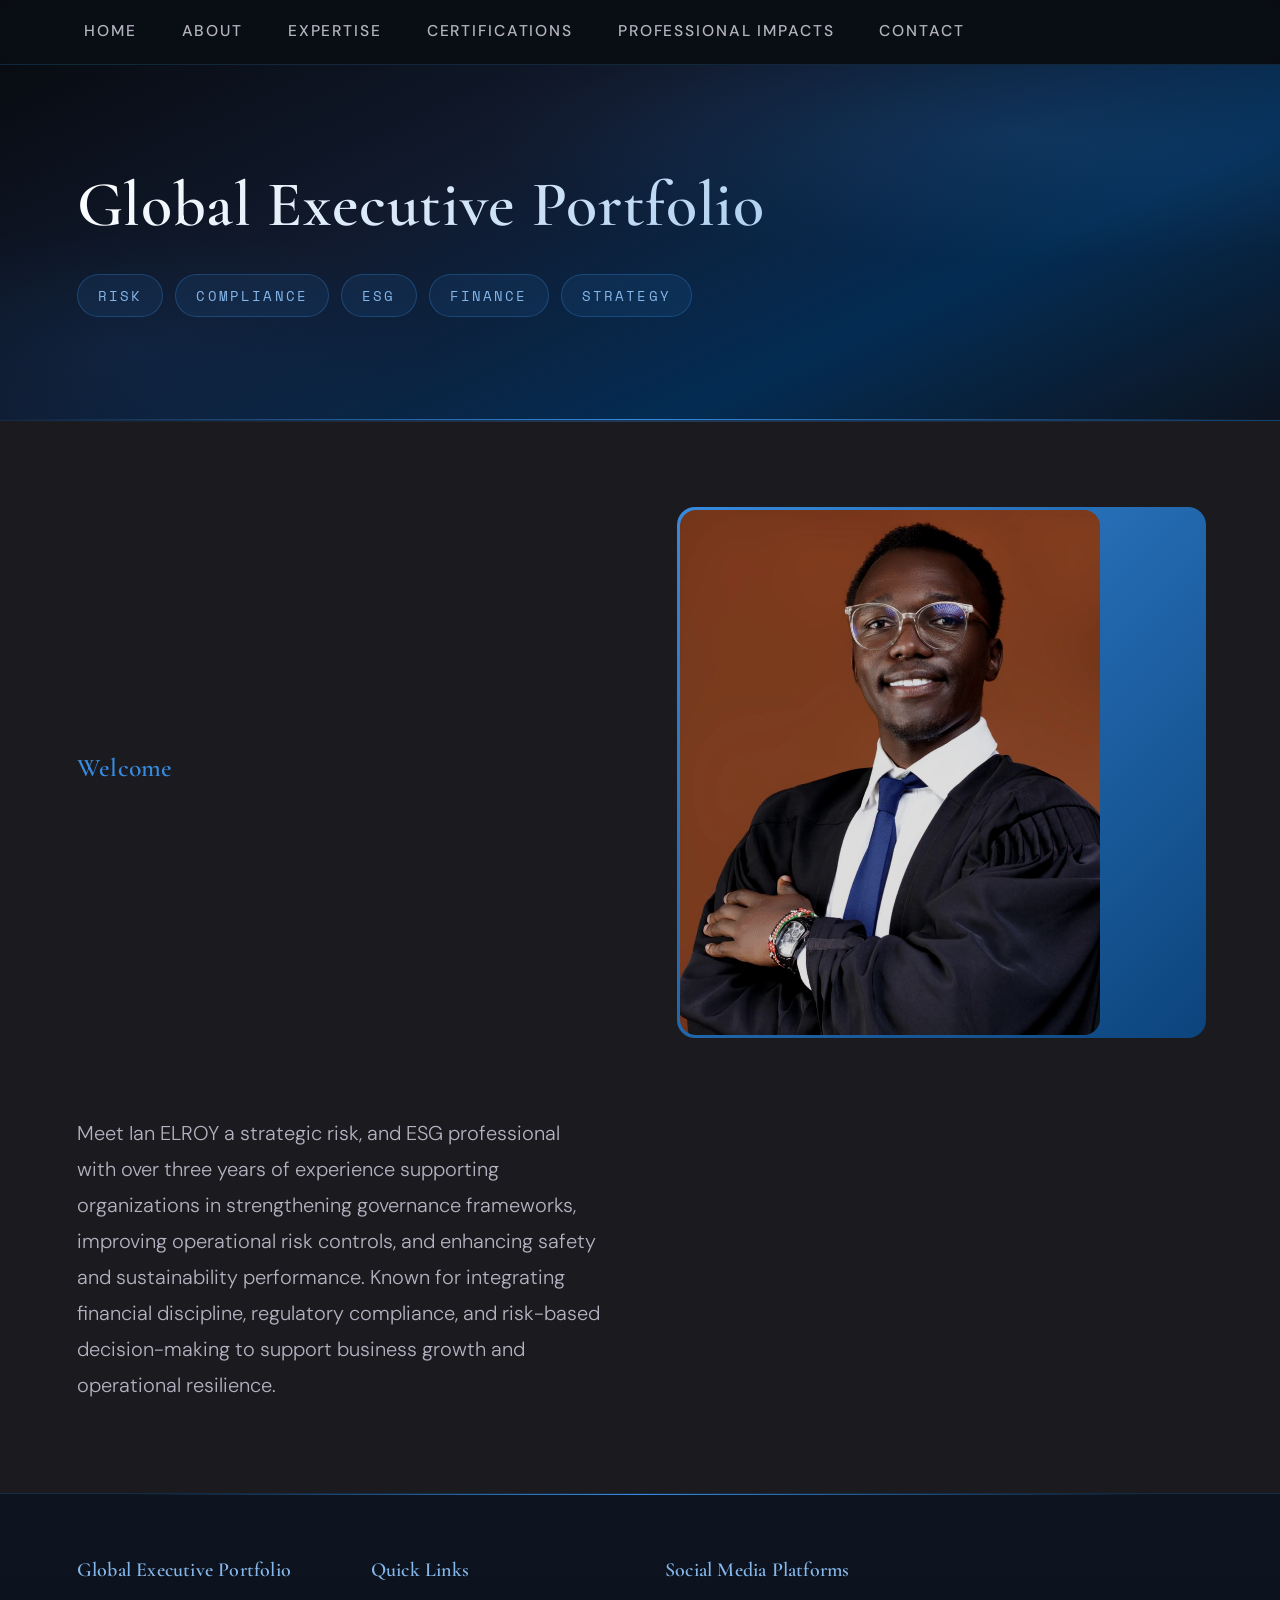
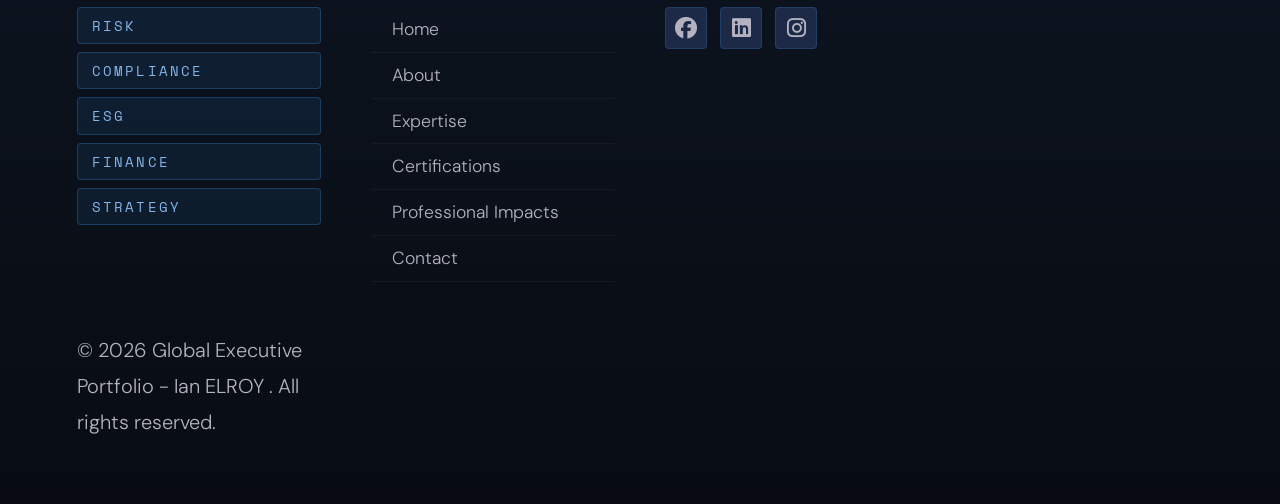
<file: index.html>
<!DOCTYPE html>
<html lang="en">
<head>
    <meta charset="UTF-8">
    <meta name="viewport" content="width=device-width, initial-scale=1.0">
    <title>Ian Elroy | Global Executive Portfolio</title>
    <link rel="stylesheet" href="styles.css">
    <link rel="icon" type="image/x-icon" href="Portfolio icon.png">
     <link rel="stylesheet" href="https://cdnjs.cloudflare.com/ajax/libs/font-awesome/6.5.0/css/all.min.css">
   
</head>
<body>
    <div class="navbar">
        <nav class="nav-links">
          <a href="index.html">Home</a>
          <a href="about.html">About</a>
          <a href="expertise.html">Expertise</a>
          <a href="certifications.html">Certifications</a>
          <a href="professional impact.html">Professional Impacts</a>
          <a href="contact.html">Contact</a>

        </nav>
    </div>
    <div class="global">
        <h1>Global Executive Portfolio</h1>
        <ul>
            <li>Risk</li>
            <li>Compliance</li>
            <li>ESG</li>
            <li>Finance</li>
            <li>Strategy</li>
        </ul>
    </div>
    <div class="welcome">
        <h2>Welcome</h2>
        <div class="img">
        <img src="Ian Elroy.jpg" alt="Ian Elroy" width="500px">
        </div>
        <div class="paragragh-1">
        <p class="paragraph">Meet Ian ELROY a strategic risk, and ESG professional with over three years 
        of experience supporting 
            organizations in strengthening governance frameworks, improving operational
             risk controls, and enhancing safety and sustainability performance. Known for
              integrating financial discipline, regulatory compliance, 
            and risk-based decision-making to support business growth and operational resilience.
        </p>
        </div>
    </div>
    <div class="footer">
        <div class="global">
        <h3>Global Executive Portfolio</h3>
        <ul>
            <li>Risk</li>
            <li>Compliance</li>
            <li>ESG</li>
            <li>Finance</li>
            <li>Strategy</li>
        </ul>
        </div>
         
        <div class="quick-links">
        <h3>Quick Links</h3>
          <a href="index.html">Home</a>
          <a href="about.html">About</a>
          <a href="expertise.html">Expertise</a>
          <a href="certifications.html">Certifications</a>
          <a href="professional impact.html">Professional Impacts</a>
          <a href="contact.html">Contact</a>
          </div>

       <div class="media">
          <h3>Social Media Platforms</h3>
          <a href="https://facebook.com.com/Elroy Ian" target="_blank">
<i class="fa-brands fa-facebook"></i>
</a><br>

<a href="https://linkedin.com/in/yourusername" target="_blank">   
<i class="fa-brands fa-linkedin"></i>
</a><br>

<a href="https://instagram.com/_elroy4" target="_blank">  
<i class="fa-brands fa-instagram"></i>
</a><br>
   </div>
   <div>

   </div class="foote-bottom">
   <p>&copy; 2026 Global Executive Portfolio - Ian ELROY . All rights reserved.</p>

    </div>
    </div>
    
</body>
</html>
</file>
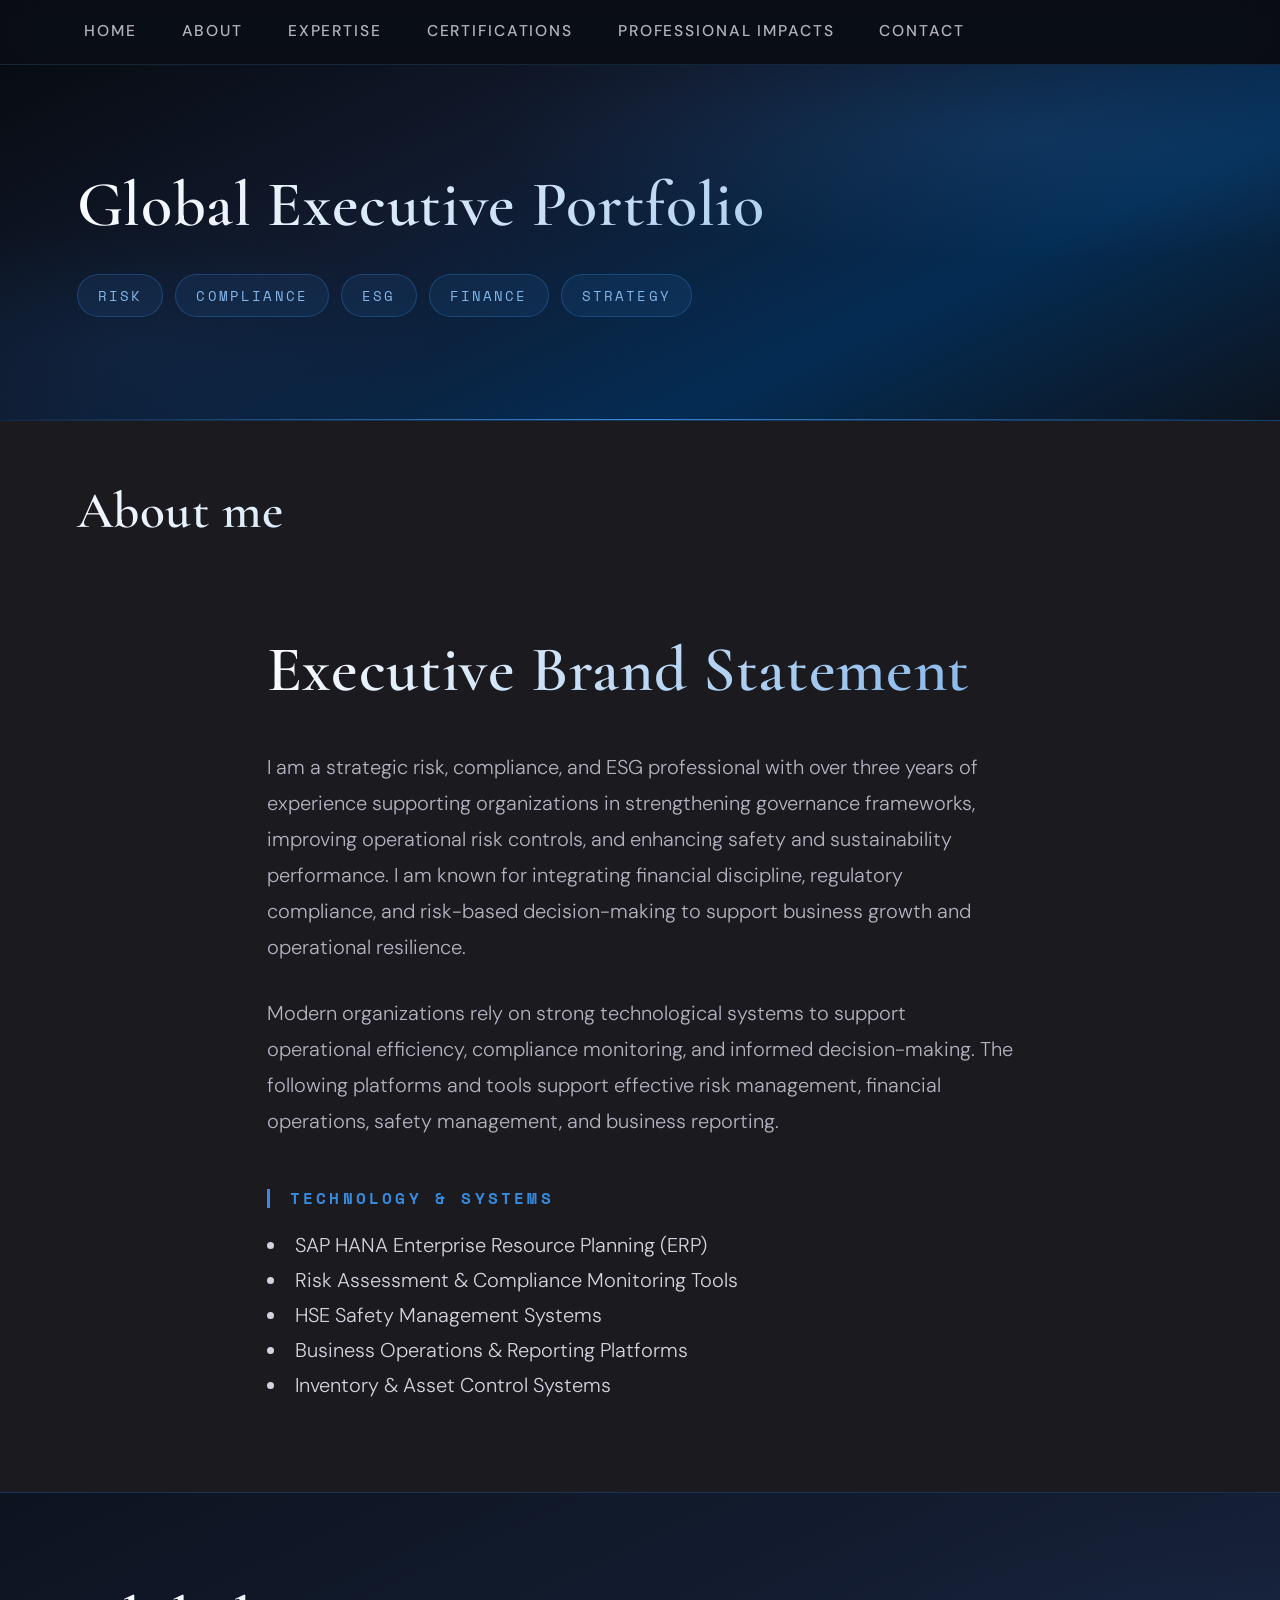
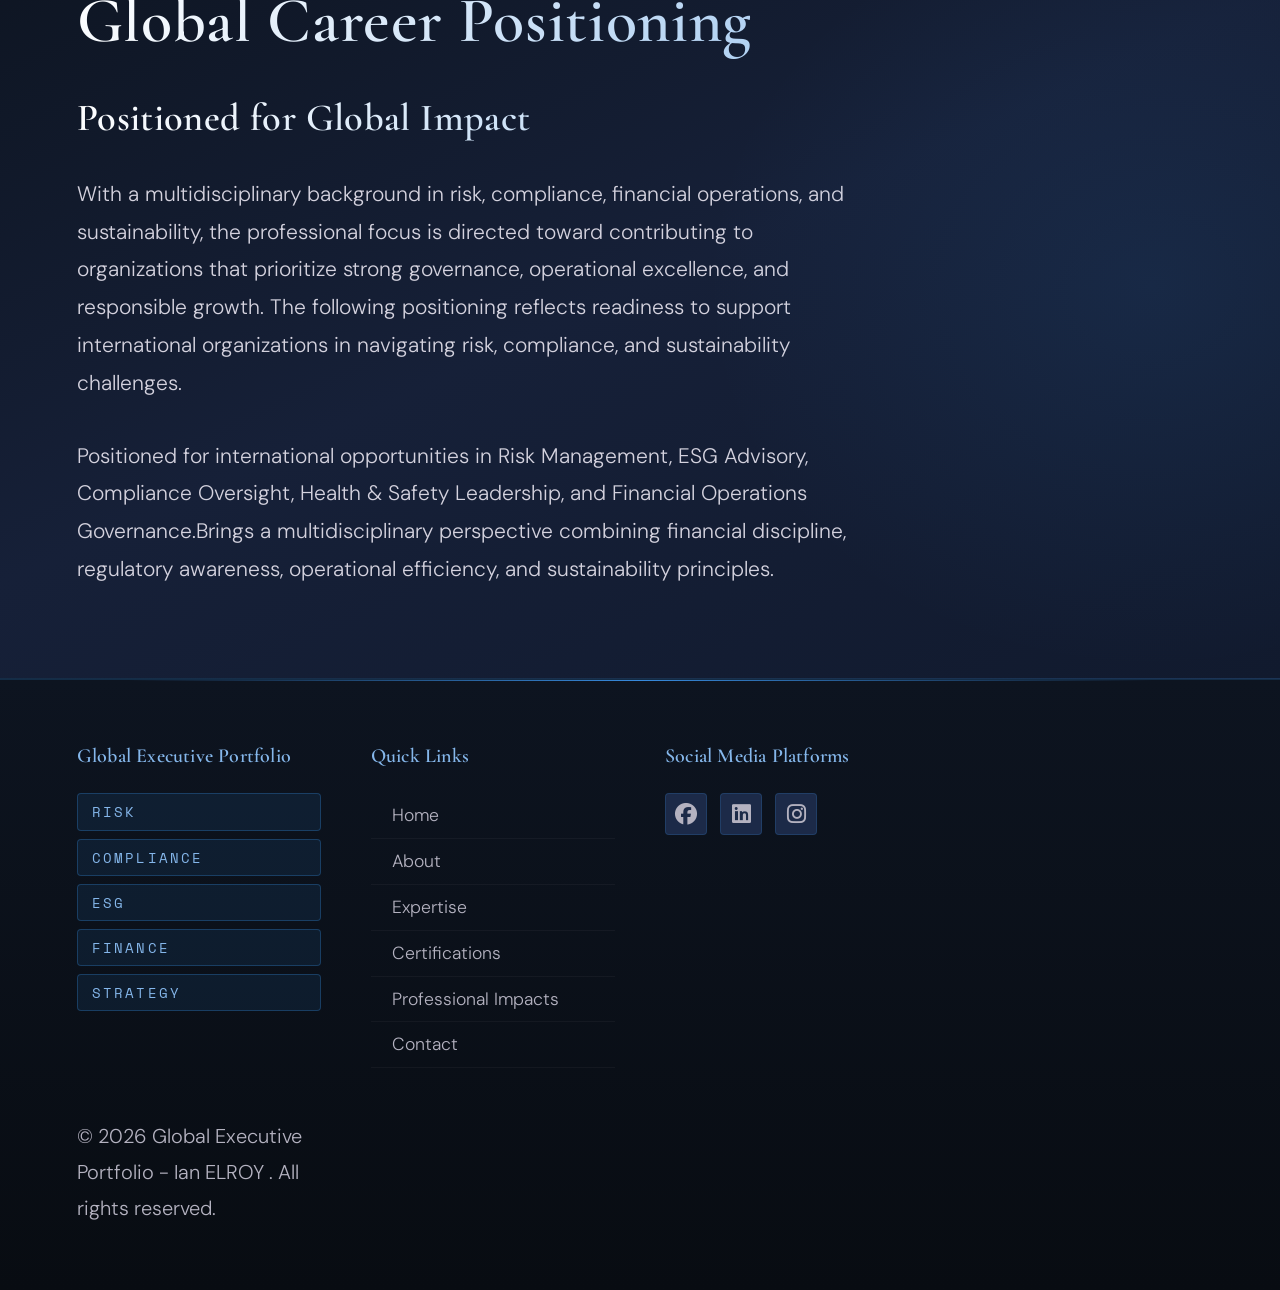
<file: about.html>
<!DOCTYPE html>
<html lang="en">
<head>
    <meta charset="UTF-8">
    <meta name="viewport" content="width=device-width, initial-scale=1.0">
    <title>Ian Elroy | Global Executive Portfolio</title>
    <link rel="stylesheet" href="styles.css">
    <link rel="icon" type="image/x-icon" href="Portfolio icon.png">
     <link rel="stylesheet" href="https://cdnjs.cloudflare.com/ajax/libs/font-awesome/6.5.0/css/all.min.css">
   
</head>
<body>
    <div class="navbar">
        <nav class="nav-links">
          <a href="index.html">Home</a>
          <a href="about.html">About</a>
          <a href="expertise.html">Expertise</a>
          <a href="certifications.html">Certifications</a>
          <a href="professional impact.html">Professional Impacts</a>
          <a href="contact.html">Contact</a>

        </nav>
    </div>
     <div class="global">
        <h1>Global Executive Portfolio</h1>
        <ul>
            <li>Risk</li>
            <li>Compliance</li>
            <li>ESG</li>
            <li>Finance</li>
            <li>Strategy</li>
        </ul>
    </div>
    <h1>About me</h1>
    <div>
        <div class="brand-statement">
            <h1>Executive Brand Statement</h1>
        <p id="paragraph">
           I am a strategic risk, compliance, and ESG professional with over three years of experience supporting
             organizations in strengthening governance frameworks, improving operational risk controls, and enhancing
              safety and sustainability performance. I am known for integrating financial discipline, regulatory compliance, 
              and risk-based decision-making to support business growth and operational resilience.
        </p>
        <p id="paragraph">
           Modern organizations rely on strong technological systems to support operational efficiency,
            compliance monitoring, and informed decision-making. The following platforms and tools support
             effective risk management, financial operations, safety management, and business reporting.
             
             <h2>Technology & Systems</h2>
             <li>SAP HANA Enterprise Resource Planning (ERP)</li>
             <li>Risk Assessment & Compliance Monitoring Tools</li>
             <li>HSE Safety Management Systems</li>
             <li>Business Operations & Reporting Platforms</li>
             <li>Inventory & Asset Control Systems</li>
        </p>
        </div>

    </div>
    <div class="career-positioning">
        <h1>Global Career Positioning</h1><br>
        <h2>Positioned for Global Impact</h2><br>
        <p class="paragraph">
           With a multidisciplinary background in risk, compliance, financial operations, and sustainability, 
           the professional focus is directed toward contributing to organizations that prioritize strong governance,
            operational excellence, and responsible growth. The following positioning reflects readiness to
             support international organizations in navigating risk, compliance, and sustainability challenges. 
        </p><br>

        <p class="paragraph">
         Positioned for international opportunities in Risk Management, ESG Advisory, Compliance Oversight,
          Health & Safety Leadership, and Financial Operations Governance.Brings a multidisciplinary perspective
           combining financial discipline, regulatory awareness, operational efficiency, and sustainability principles.
        </p>
    </div>
     <div class="footer">
        <div class="global">
        <h3>Global Executive Portfolio</h3>
        <ul>
            <li>Risk</li>
            <li>Compliance</li>
            <li>ESG</li>
            <li>Finance</li>
            <li>Strategy</li>
        </ul>
        </div>
         
        <div class="quick-links">
        <h3>Quick Links</h3>
          <a href="index.html">Home</a>
          <a href="about.html">About</a>
          <a href="expertise.html">Expertise</a>
          <a href="certifications.html">Certifications</a>
          <a href="professional impact.html">Professional Impacts</a>
          <a href="contact.html">Contact</a>
          </div>

       <div class="media">
          <h3>Social Media Platforms</h3>
          <a href="https://facebook.com.com/Elroy Ian" target="_blank">
<i class="fa-brands fa-facebook"></i>
</a><br>

<a href="https://linkedin.com/in/yourusername" target="_blank">   
<i class="fa-brands fa-linkedin"></i>
</a><br>

<a href="https://instagram.com/_elroy4" target="_blank">  
<i class="fa-brands fa-instagram"></i>
</a><br>
   </div>
   <div>

   </div class="footer-bottom">
   <p>&copy; 2026 Global Executive Portfolio - Ian ELROY . All rights reserved.</p>

    </div>
    </div>
    
    
</body>
</html>
</file>
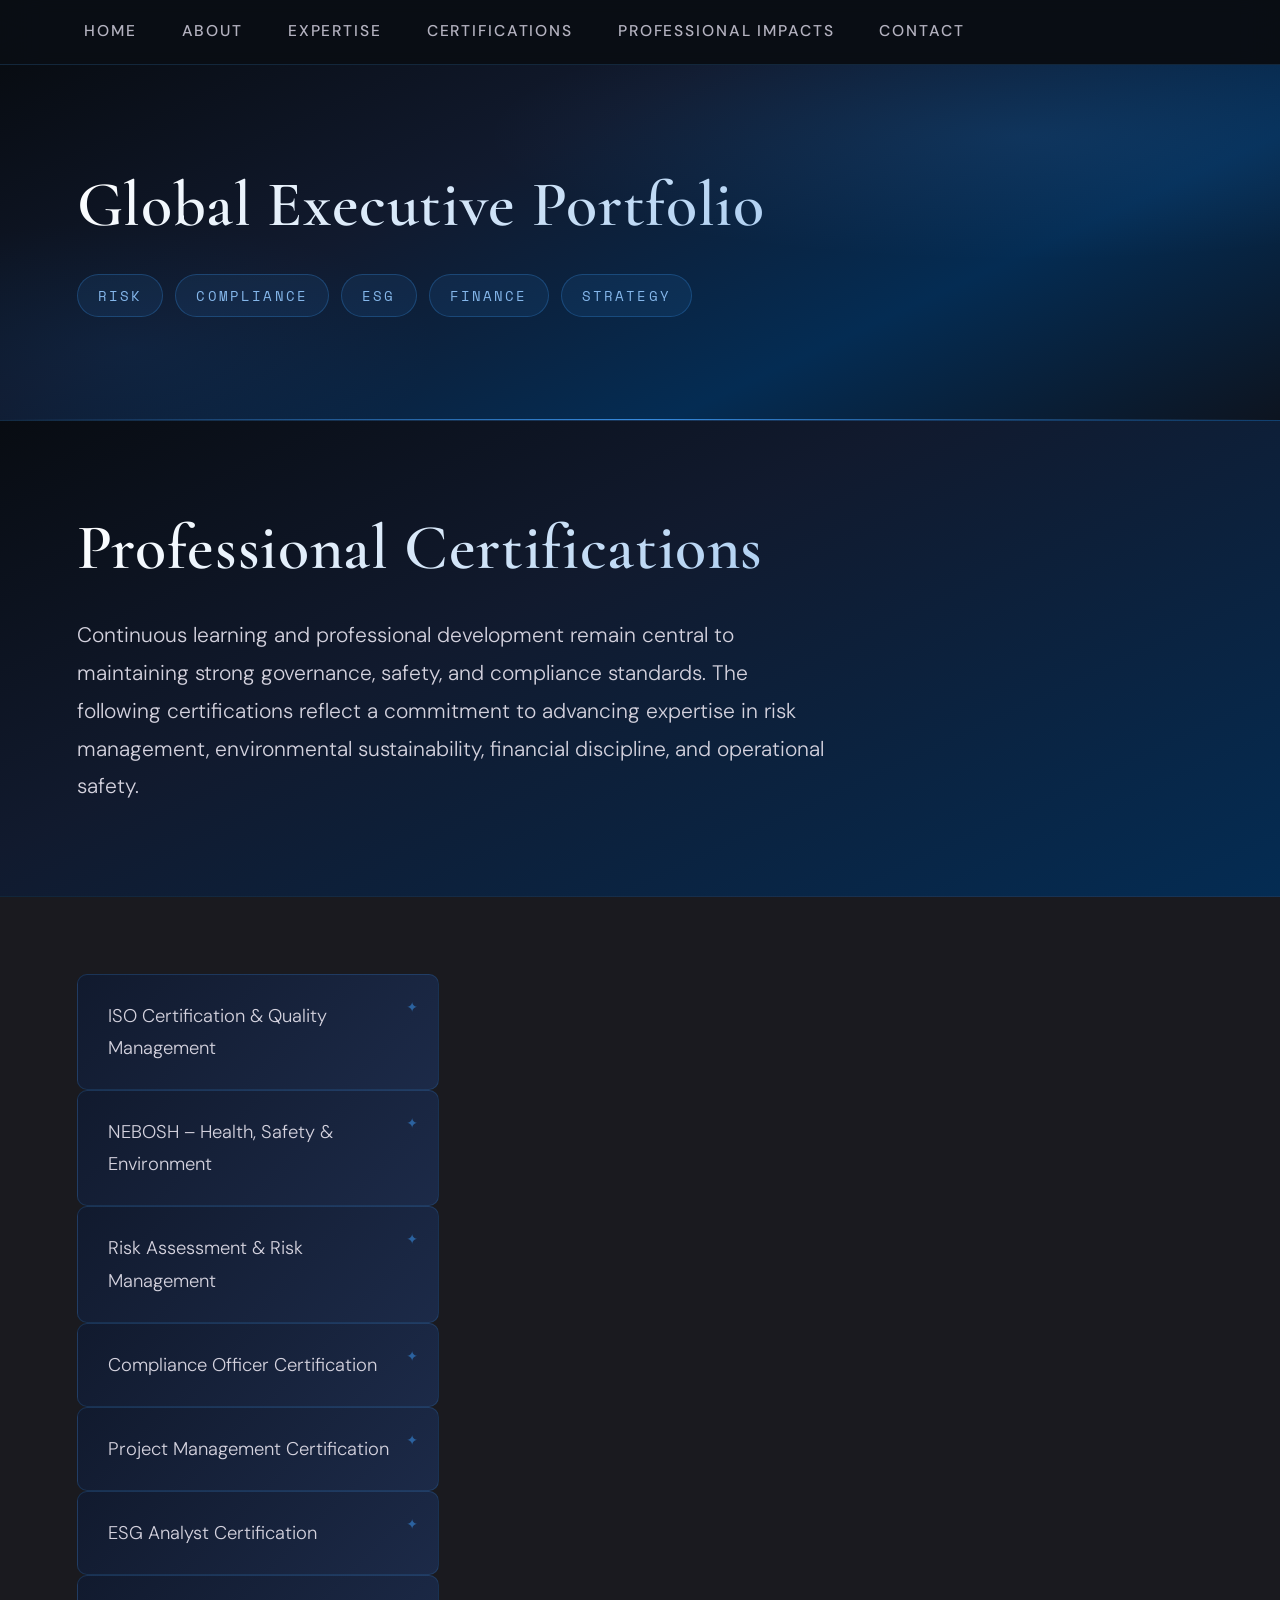
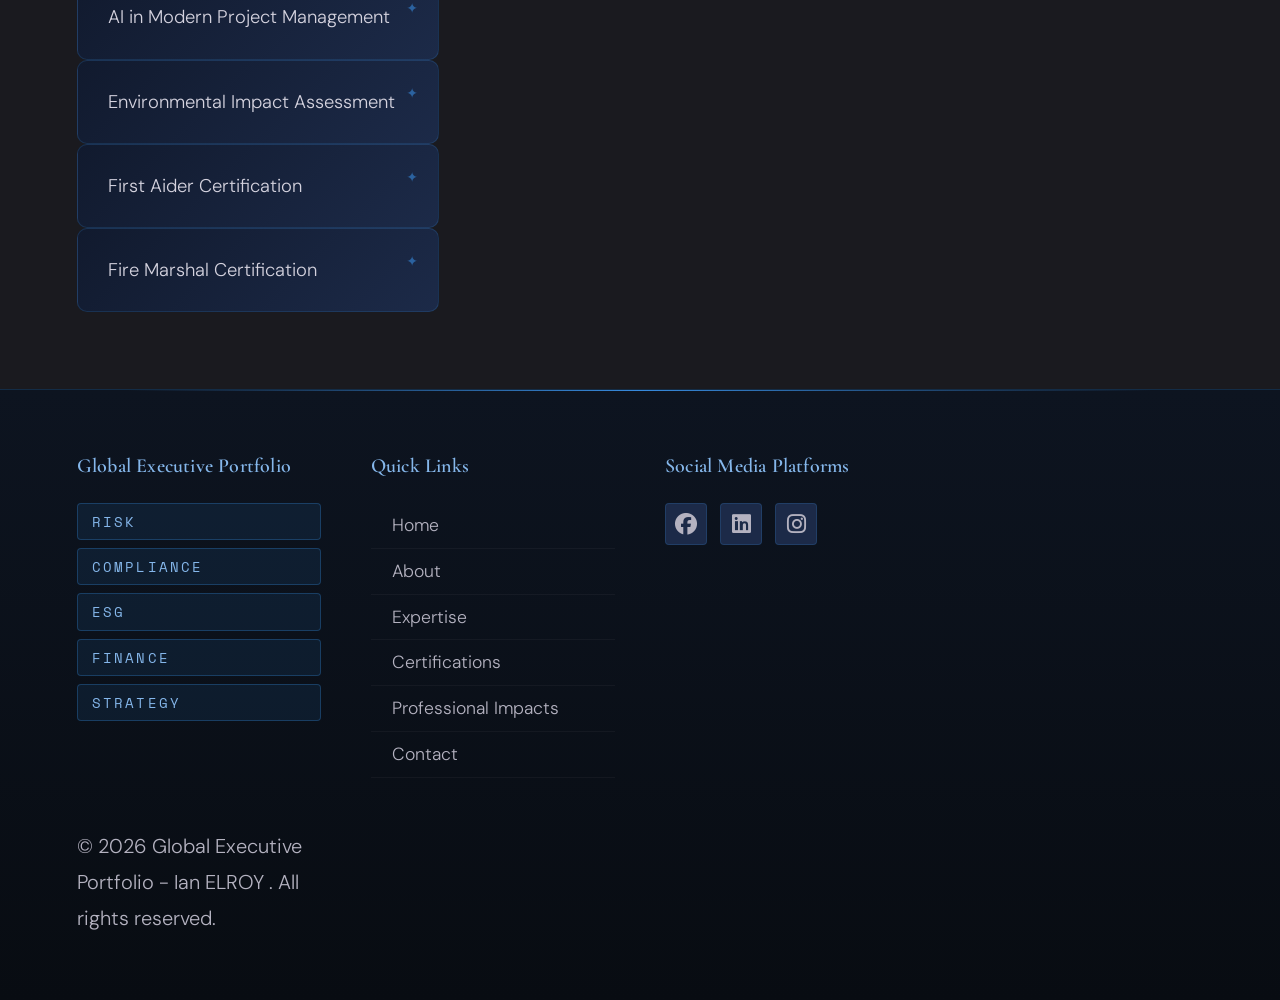
<file: certifications.html>
<!DOCTYPE html>
<html lang="en">
<head>
    <meta charset="UTF-8">
    <meta name="viewport" content="width=device-width, initial-scale=1.0">
    <title>Ian Elroy | Global Executive Portfolio</title>
    <link rel="stylesheet" href="styles.css">
    <link rel="icon" type="image/x-icon" href="Portfolio icon.png">
     <link rel="stylesheet" href="https://cdnjs.cloudflare.com/ajax/libs/font-awesome/6.5.0/css/all.min.css">
    
<body>
    <div class="navbar">
        <nav class="nav-links">
          <a href="index.html">Home</a>
          <a href="about.html">About</a>
          <a href="expertise.html">Expertise</a>
          <a href="certifications.html">Certifications</a>
          <a href="professional impact.html">Professional Impacts</a>
          <a href="contact.html">Contact</a>

        </nav>
    </div>
     <div class="global">
        <h1>Global Executive Portfolio</h1>
        <ul>
            <li>Risk</li>
            <li>Compliance</li>
            <li>ESG</li>
            <li>Finance</li>
            <li>Strategy</li>
        </ul>
    </div>
    <div class="certifications">
        <h1>Professional Certifications</h1>
        <p class="para">
           Continuous learning and professional development remain central to maintaining strong
            governance, safety, and compliance standards. The following certifications reflect a
             commitment to advancing expertise in risk
            management, environmental sustainability, financial discipline, and operational
             safety. 
        </p>
    </div>
    <div class="professional-certs">
        <ul>
            <li>ISO Certification & Quality Management</li>
            <li>NEBOSH – Health, Safety & Environment</li>
            <li>Risk Assessment & Risk Management</li>
            <li>Compliance Officer Certification</li>
            <li>Project Management Certification</li>
            <li>ESG Analyst Certification</li>
            <li>AI in Modern Project Management</li>
            <li>Environmental Impact Assessment</li>
            <li>First Aider Certification</li>
            <li>Fire Marshal Certification</li>
        </ul>
    </div>
     <div class="footer">
        <div class="global">
        <h3>Global Executive Portfolio</h3>
        <ul>
            <li>Risk</li>
            <li>Compliance</li>
            <li>ESG</li>
            <li>Finance</li>
            <li>Strategy</li>
        </ul>
        </div>
         
        <div class="quick-links">
        <h3>Quick Links</h3>
          <a href="index.html">Home</a>
          <a href="about.html">About</a>
          <a href="expertise.html">Expertise</a>
          <a href="certifications.html">Certifications</a>
          <a href="professional impact.html">Professional Impacts</a>
          <a href="contact.html">Contact</a>
          </div>

       <div class="media">
          <h3>Social Media Platforms</h3>
          <a href="https://facebook.com.com/Elroy Ian" target="_blank">
<i class="fa-brands fa-facebook"></i>
</a><br>

<a href="https://linkedin.com/in/yourusername" target="_blank">   
<i class="fa-brands fa-linkedin"></i>
</a><br>

<a href="https://instagram.com/_elroy4" target="_blank">  
<i class="fa-brands fa-instagram"></i>
</a><br>
   </div>
   <div>

   </div class="footer-bottom">
   <p>&copy; 2026 Global Executive Portfolio - Ian ELROY . All rights reserved.</p>

    </div>
    </div>
    
    
</body>
</html>
</file>
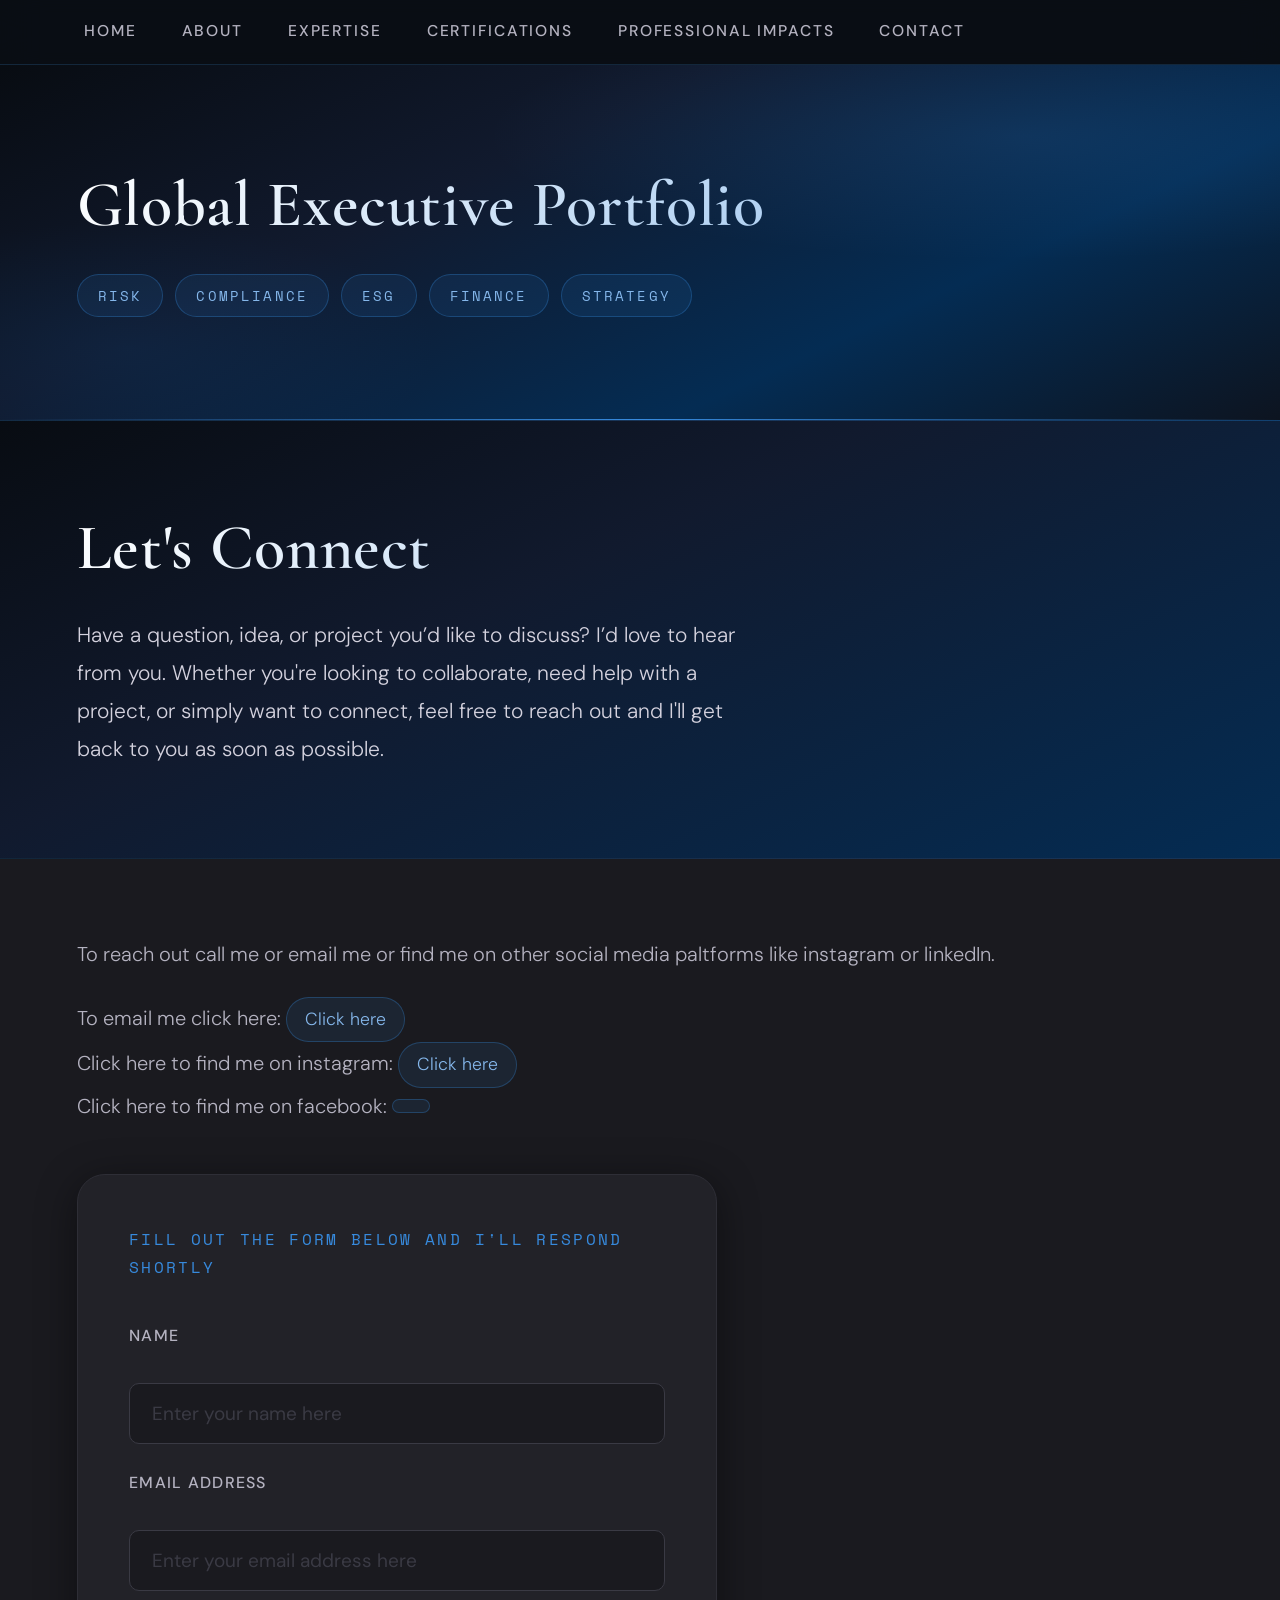
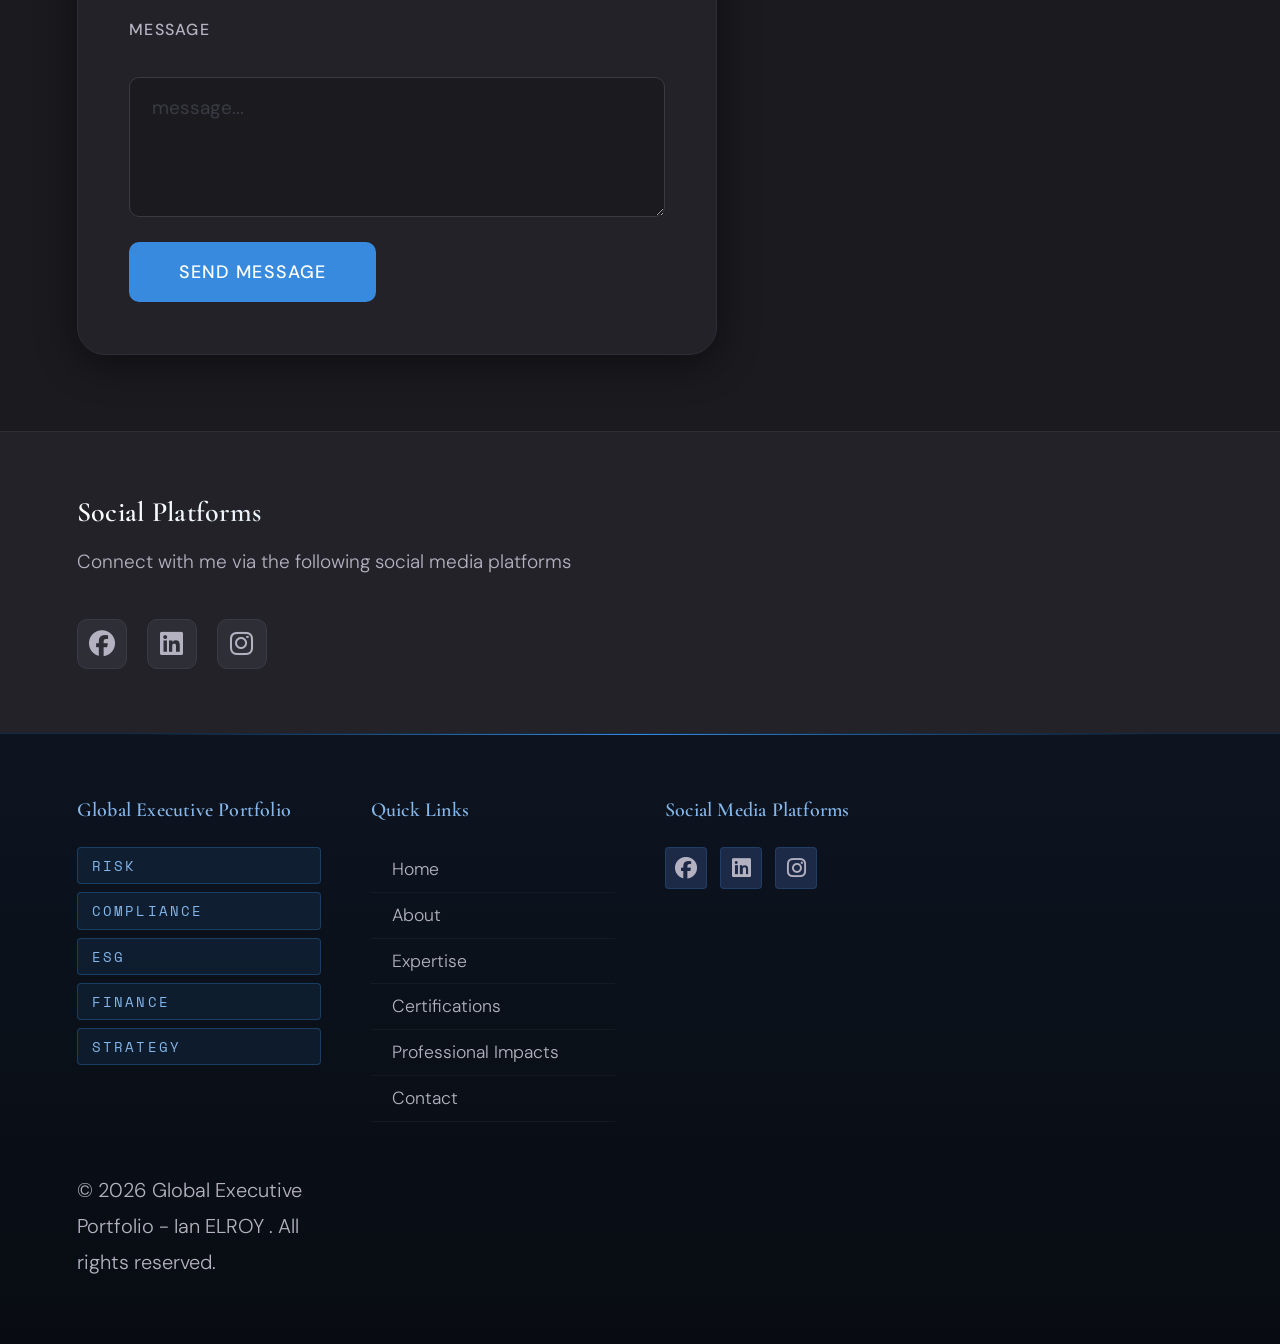
<file: contact.html>
<!DOCTYPE html>
<html lang="en">
<head>
    <meta charset="UTF-8">
    <meta name="viewport" content="width=device-width, initial-scale=1.0">
    <title>Ian Elroy | Global Executive Portfolio</title>
    <link rel="stylesheet" href="styles.css">
   <link rel="icon" type="image/x-icon" href="Portfolio icon.png">
    <link rel="stylesheet" href="https://cdnjs.cloudflare.com/ajax/libs/font-awesome/6.5.0/css/all.min.css">
</head>
<body>
    <div class="navbar">
        <nav class="nav-links">
          <a href="index.html">Home</a>
          <a href="about.html">About</a>
          <a href="expertise.html">Expertise</a>
          <a href="certifications.html">Certifications</a>
          <a href="professional impact.html">Professional Impacts</a>
          <a href="contact.html">Contact</a>

        </nav>
    </div>
     <div class="global">
        <h1>Global Executive Portfolio</h1>
        <ul>
            <li>Risk</li>
            <li>Compliance</li>
            <li>ESG</li>
            <li>Finance</li>
            <li>Strategy</li>
        </ul>
    </div>
    <div class="connect">
        <h1>Let's Connect</h1>
        <p id="ubeti">Have a question, idea, or project you’d like to discuss? I’d love to hear
             from you. Whether you're looking to collaborate, need help with a project,
              or simply want to connect, feel free to reach out and I'll get back to you
               as soon as possible.
      </p>
    </div>
    <div class="reach-out">
        <p>
            To reach out call me or email me or find me on other social media paltforms
            like instagram or linkedIn.

        
        </p>
        <p>
            To email me click here:
            <a href="mailto:ianelroy@gmail.com">Click here</a><br>
            Click here to find me on instagram:
            <a href="https://www.instagram.com/_elroy4?igsh=MXFkNGJodDI4eXJrZg==">Click here</a><br>
            Click here to find me on facebook:
            <a href=""></a>
        </p>
        <div class="forms">
        <p>
            Fill out the form below and I'll respond shortly
        </p>
        <form id="form-list" >
            <label for="name">Name</label>
            <input type="text"name="name" placeholder="Enter your name here" required><br>
            <label for="email">Email address</label>
            <input type="email"name="email" placeholder="Enter your email address here"><br>
            <label for="message">Message</label>
            <textarea name="message" placeholder="message..." ></textarea><br>


            <button type="submit">Send Message</button>
          

        </form>
        </div>
    </div>

       
     
       <div class="social-media">
         <h2>Social Platforms </h2>
  <p> Connect with me via the following social media platforms</p>
<a href="https://facebook.com.com/Elroy Ian" target="_blank">
<i class="fa-brands fa-facebook"></i>
</a><br>

<a href="https://linkedin.com/in/yourusername" target="_blank">   
<i class="fa-brands fa-linkedin"></i>
</a><br>

<a href="https://instagram.com/_elroy4" target="_blank">  
<i class="fa-brands fa-instagram"></i>
</a><br>

</div>
 <div class="footer">
        <div class="global">
        <h3>Global Executive Portfolio</h3>
        <ul>
            <li>Risk</li>
            <li>Compliance</li>
            <li>ESG</li>
            <li>Finance</li>
            <li>Strategy</li>
        </ul>
        </div>
         
        <div class="quick-links">
        <h3>Quick Links</h3>
          <a href="index.html">Home</a>
          <a href="about.html">About</a>
          <a href="expertise.html">Expertise</a>
          <a href="certifications.html">Certifications</a>
          <a href="professional impact.html">Professional Impacts</a>
          <a href="contact.html">Contact</a>
          </div>

       <div class="media">
          <h3>Social Media Platforms</h3>
          <a href="https://facebook.com.com/Elroy Ian" target="_blank">
<i class="fa-brands fa-facebook"></i>
</a><br>

<a href="https://linkedin.com/in/yourusername" target="_blank">   
<i class="fa-brands fa-linkedin"></i>
</a><br>

<a href="https://instagram.com/_elroy4" target="_blank">  
<i class="fa-brands fa-instagram"></i>
</a><br>
   </div>
   <div>

   </div class="footer-bottom">
   <p>&copy; 2026 Global Executive Portfolio - Ian ELROY . All rights reserved.</p>

    </div>
    </div>
     
   
    
    
</body>
</html>
</file>
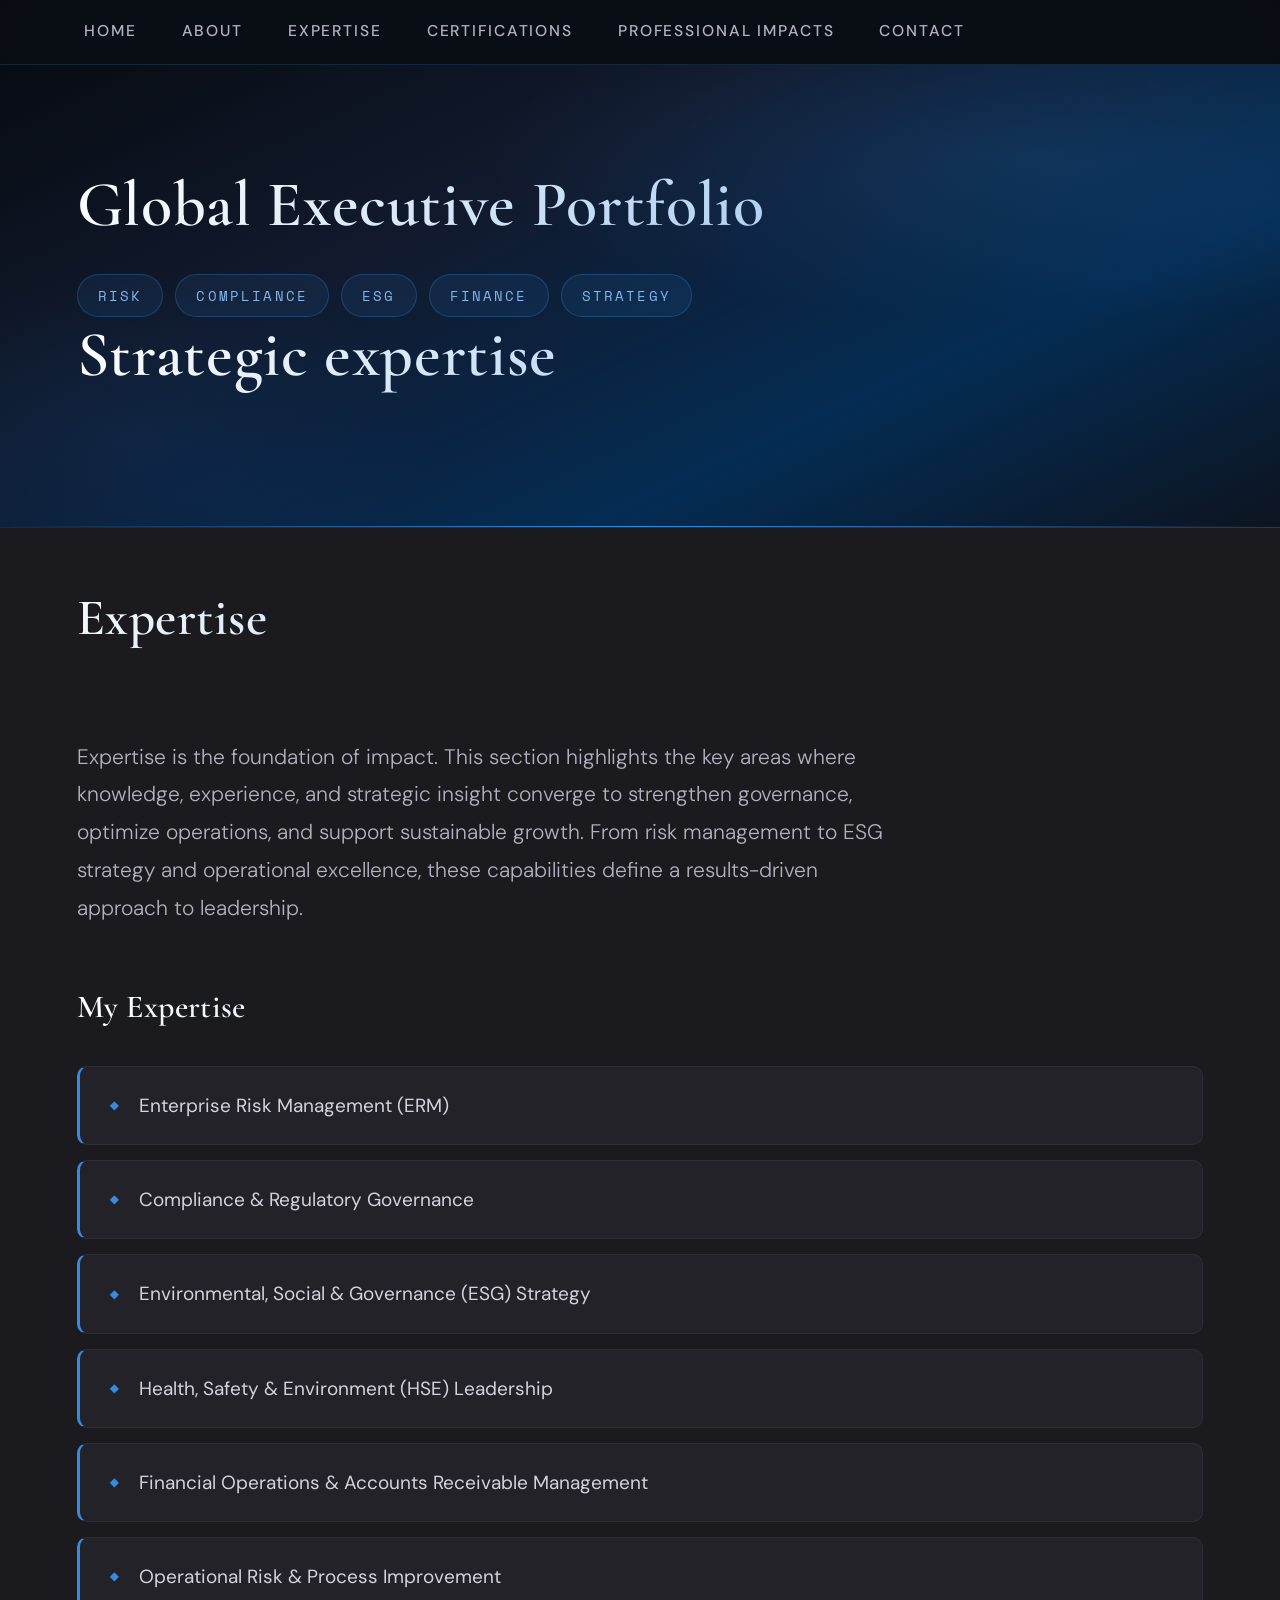
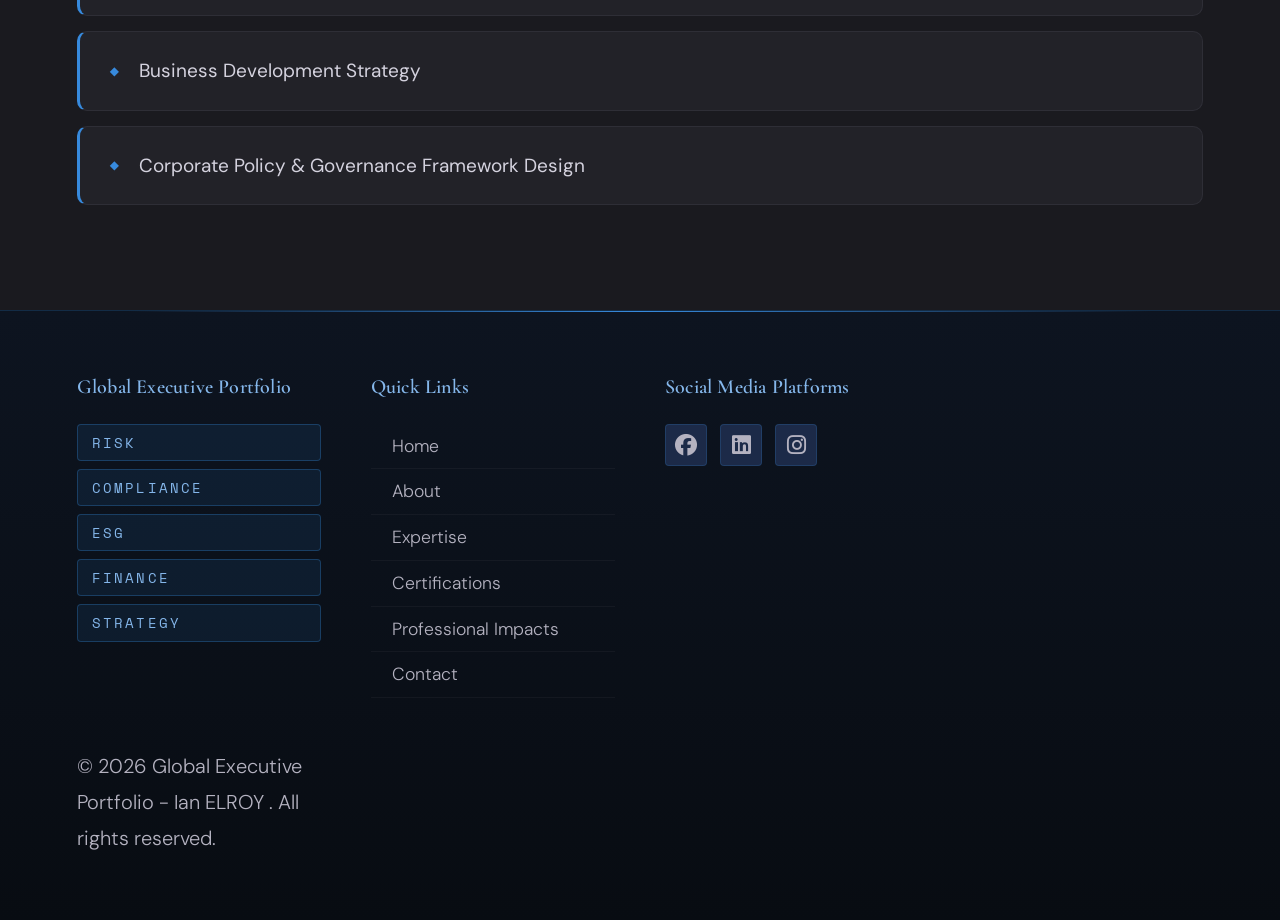
<file: expertise.html>
<!DOCTYPE html>
<html lang="en">
<head>
    <meta charset="UTF-8">
    <meta name="viewport" content="width=device-width, initial-scale=1.0">
    <title>Ian Elroy | Global Executive Portfolio</title>
    <link rel="stylesheet" href="styles.css">
    <link rel="icon" type="image/x-icon" href="Portfolio icon.png">
     <link rel="stylesheet" href="https://cdnjs.cloudflare.com/ajax/libs/font-awesome/6.5.0/css/all.min.css">
    
</head>
<body>
    <div class="navbar">
        <nav class="nav-links">
          <a href="index.html">Home</a>
          <a href="about.html">About</a>
          <a href="expertise.html">Expertise</a>
          <a href="certifications.html">Certifications</a>
          <a href="professional impact.html">Professional Impacts</a>
          <a href="contact.html">Contact</a>

        </nav>
    </div>
     <div class="global">
        <h1>Global Executive Portfolio</h1>
        <ul>
            <li>Risk</li>
            <li>Compliance</li>
            <li>ESG</li>
            <li>Finance</li>
            <li>Strategy</li>
        </ul>
        <h1>Strategic expertise</h1>
    </div>  
    <h1>Expertise</h1>
   <div class="expertise">
   <p class="paragraph">
    Expertise is the foundation of impact. This section highlights the key areas where knowledge, experience,
     and strategic insight converge to strengthen governance, optimize operations, and support sustainable growth.
      From risk management to ESG strategy and operational excellence, these capabilities define a results-driven
      approach to leadership.
   </p>
   <h2>My Expertise</h2>
   <li>Enterprise Risk Management (ERM)</li>
   <li>Compliance & Regulatory Governance</li>
   <li>Environmental, Social & Governance (ESG) Strategy</li>
   <li>Health, Safety & Environment (HSE) Leadership</li>
   <li>Financial Operations & Accounts Receivable Management</li>
   <li>Operational Risk & Process Improvement</li>
   <li>Business Development Strategy</li>
   <li>Corporate Policy & Governance Framework Design</li>
  </div>

    <div class="footer">
        <div class="global">
        <h3>Global Executive Portfolio</h3>
        <ul>
            <li>Risk</li>
            <li>Compliance</li>
            <li>ESG</li>
            <li>Finance</li>
            <li>Strategy</li>
        </ul>
        </div>
         
        <div class="quick-links">
        <h3>Quick Links</h3>
          <a href="index.html">Home</a>
          <a href="about.html">About</a>
          <a href="expertise.html">Expertise</a>
          <a href="certifications.html">Certifications</a>
          <a href="professional impact.html">Professional Impacts</a>
          <a href="contact.html">Contact</a>
          </div>

       <div class="media">
          <h3>Social Media Platforms</h3>
          <a href="https://facebook.com.com/Elroy Ian" target="_blank">
<i class="fa-brands fa-facebook"></i>
</a><br>

<a href="https://linkedin.com/in/yourusername" target="_blank">   
<i class="fa-brands fa-linkedin"></i>
</a><br>

<a href="https://instagram.com/_elroy4" target="_blank">  
<i class="fa-brands fa-instagram"></i>
</a><br>
   </div>
   <div>

   </div class="foote-bottom">
   <p>&copy; 2026 Global Executive Portfolio - Ian ELROY . All rights reserved.</p>

    </div>
    </div>
    
    
</body>
</html>
</file>
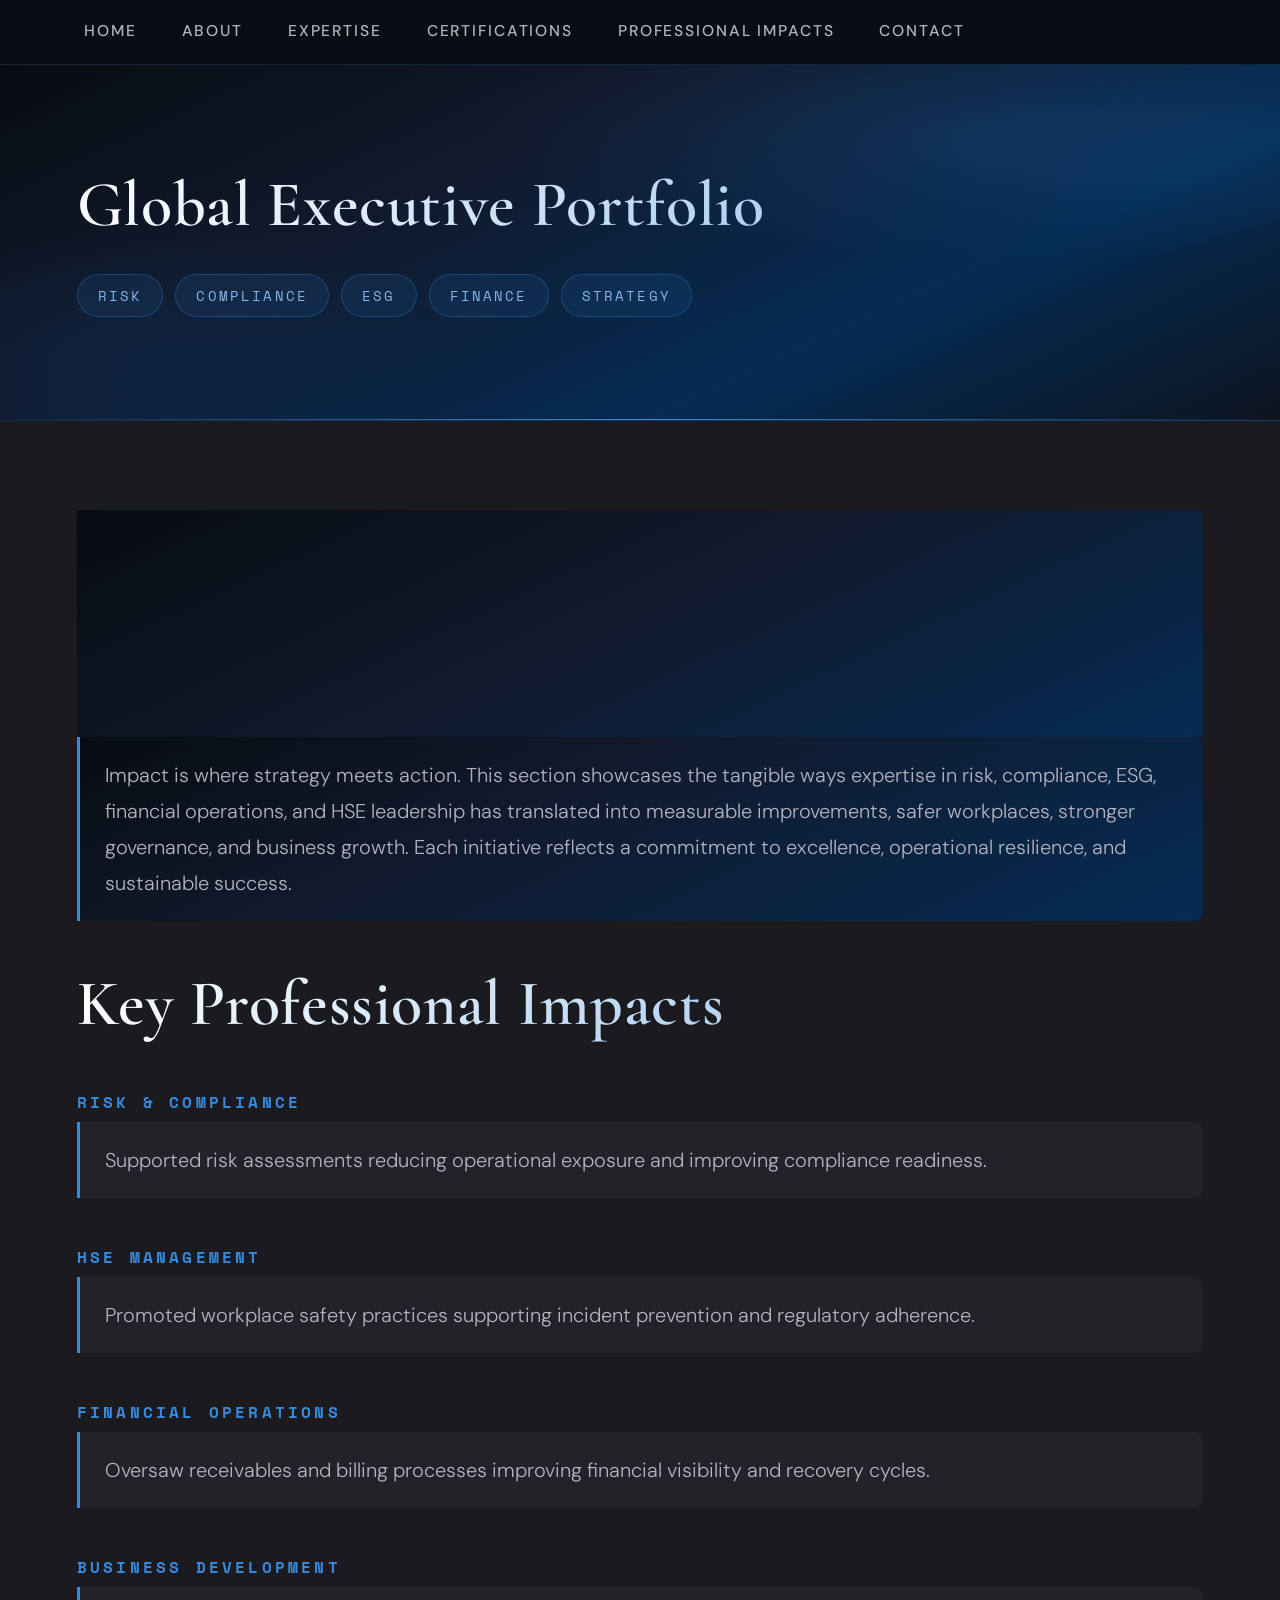
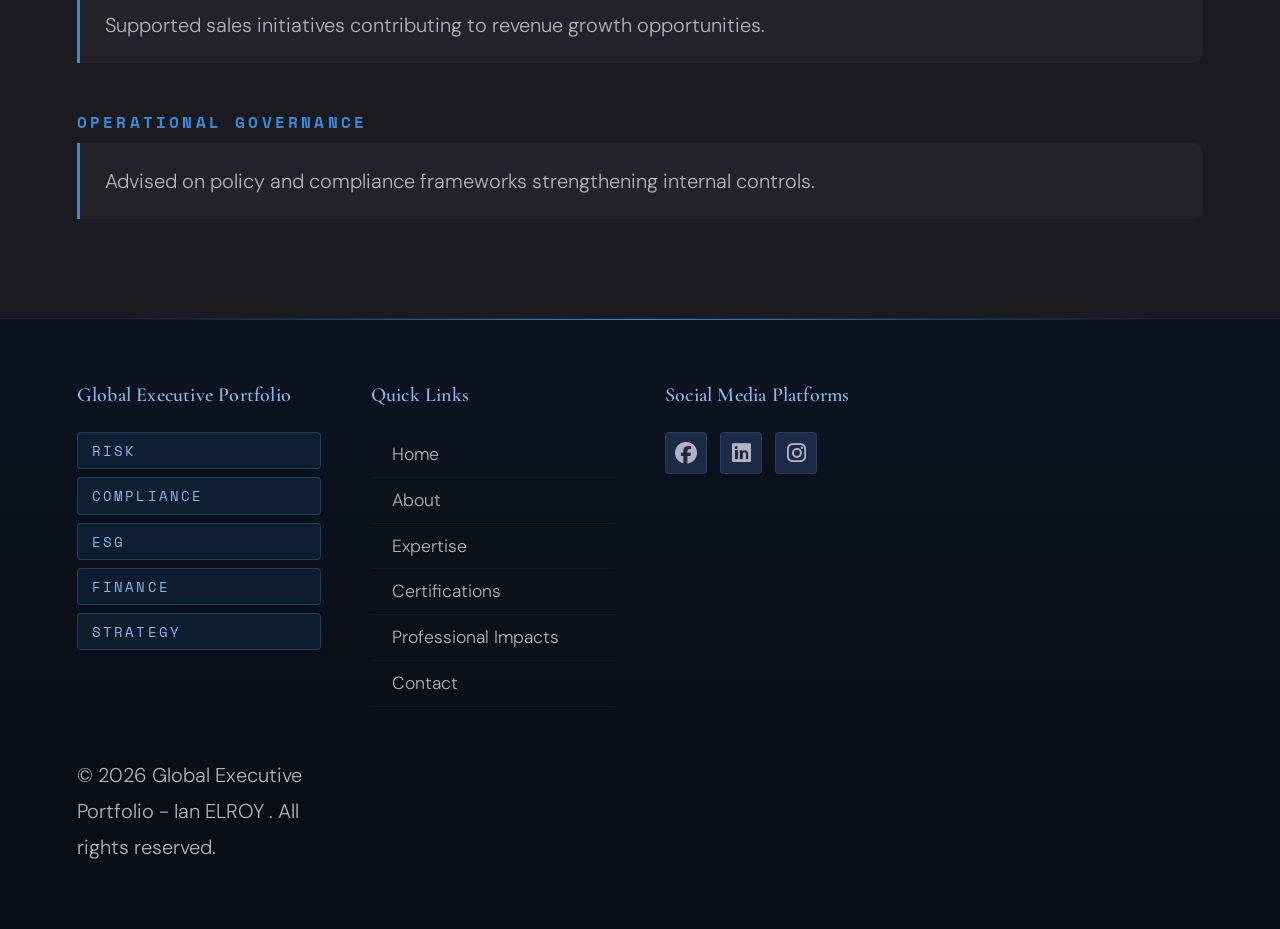
<file: professional impact.html>
<!DOCTYPE html>
<html lang="en">
<head>
    <meta charset="UTF-8">
    <meta name="viewport" content="width=device-width, initial-scale=1.0">
    <title>Ian Elroy | Global Executive Portfolio</title>
    <link rel="stylesheet" href="styles.css">
    <link rel="icon" type="image/x-icon" href="Portfolio icon.png">
     <link rel="stylesheet" href="https://cdnjs.cloudflare.com/ajax/libs/font-awesome/6.5.0/css/all.min.css">
    
</head>
<body>
    <div class="navbar">
        <nav class="nav-links">
          <a href="index.html">Home</a>
          <a href="about.html">About</a>
          <a href="expertise.html">Expertise</a>
          <a href="certifications.html">Certifications</a>
          <a href="professional impact.html">Professional Impacts</a>
          <a href="contact.html">Contact</a>

        </nav>
    </div>
     <div class="global">
        <h1>Global Executive Portfolio</h1>
        <ul>
            <li>Risk</li>
            <li>Compliance</li>
            <li>ESG</li>
            <li>Finance</li>
            <li>Strategy</li>
        </ul>
    </div>
    <div class="impact">
        <h1 style="color: rgb(210, 128, 128);">Professsional Impacts</h1>
        <p class="impact">
            Impact is where strategy meets action. This section showcases the tangible
             ways expertise in risk, compliance, ESG, financial operations, and HSE leadership 
             has translated into measurable improvements, safer workplaces, stronger governance,
              and business growth. Each initiative reflects a commitment to excellence,
               operational resilience, and sustainable success.
        </p><br>
        <h1>Key Professional Impacts</h1>
        <h2>Risk & Compliance</h2>
        <p class="impact">
          Supported risk assessments reducing operational exposure
           and improving compliance readiness. 

        </p>
        <h2>HSE Management</h2>
        <p class="impact">
           Promoted workplace safety practices supporting incident prevention and regulatory
            adherence.
        </p>
        <h2>Financial Operations</h2>
        <p class="impact">
          Oversaw receivables and billing processes improving financial visibility and
           recovery cycles.  
        </p>
        <h2>Business Development</h2>
        <p class="impact">
           Supported sales initiatives contributing to revenue growth opportunities.
        </p>
        <h2>Operational Governance</h2>
        <p class="impact">
            Advised on policy and compliance frameworks strengthening internal controls.
        </p>

    </div>
     <div class="footer">
        <div class="global">
        <h3>Global Executive Portfolio</h3>
        <ul>
            <li>Risk</li>
            <li>Compliance</li>
            <li>ESG</li>
            <li>Finance</li>
            <li>Strategy</li>
        </ul>
        </div>
         
        <div class="quick-links">
        <h3>Quick Links</h3>
          <a href="index.html">Home</a>
          <a href="about.html">About</a>
          <a href="expertise.html">Expertise</a>
          <a href="certifications.html">Certifications</a>
          <a href="professional impact.html">Professional Impacts</a>
          <a href="contact.html">Contact</a>
          </div>

       <div class="media">
          <h3>Social Media Platforms</h3>
          <a href="https://facebook.com.com/Elroy Ian" target="_blank">
<i class="fa-brands fa-facebook"></i>
</a><br>

<a href="https://linkedin.com/in/yourusername" target="_blank">   
<i class="fa-brands fa-linkedin"></i>
</a><br>

<a href="https://instagram.com/_elroy4" target="_blank">  
<i class="fa-brands fa-instagram"></i>
</a><br>
   </div>
   <div>

   </div class="foote-bottom">
   <p>&copy; 2026 Global Executive Portfolio - Ian ELROY . All rights reserved.</p>

    </div>
    </div>
    
    
</body>
</html>
</file>
<file: styles.css>
/* ============================================
   IAN ELROY | GLOBAL EXECUTIVE PORTFOLIO
   Modern Executive CSS — Dark Edition
   ============================================ */

@import url('https://fonts.googleapis.com/css2?family=Cormorant+Garamond:wght@300;400;600&family=DM+Sans:wght@300;400;500;600&family=Space+Mono&display=swap');

/* ── CSS Variables ── */
:root {
  --blue-50:  #e6f1fb;
  --blue-200: #85b7eb;
  --blue-400: #378add;
  --blue-600: #185fa5;
  --blue-800: #0c447c;
  --blue-900: #042c53;

  --dark-900: #080c12;
  --dark-800: #0d1420;
  --dark-700: #111a2e;
  --dark-600: #162038;
  --dark-500: #1c2a48;
  --dark-400: #243058;

  --grey-900: #1a1a1f;
  --grey-800: #222228;
  --grey-700: #2e2e36;
  --grey-600: #3a3a44;
  --grey-200: #b4b2c0;
  --grey-100: #d4d2de;
  --grey-50:  #f0eff5;

  --accent: #378add;
  --accent-light: #85b7eb;
  --accent-glow: rgba(55, 138, 221, 0.25);

  --font-display: 'Cormorant Garamond', Georgia, serif;
  --font-body: 'DM Sans', system-ui, sans-serif;
  --font-mono: 'Space Mono', monospace;

  --ease-out: cubic-bezier(0.16, 1, 0.3, 1);
  --ease-in-out: cubic-bezier(0.76, 0, 0.24, 1);

  --radius-sm: 4px;
  --radius-md: 10px;
  --radius-lg: 18px;
  --radius-xl: 28px;

  --shadow-blue: 0 0 40px rgba(55, 138, 221, 0.15);
  --shadow-card: 0 8px 40px rgba(0, 0, 0, 0.45);
}

/* ── Reset & Base ── */
*, *::before, *::after {
  box-sizing: border-box;
  margin: 0;
  padding: 0;
}

html {
  scroll-behavior: smooth;
  font-size: 20px;
}

body {
  font-family: var(--font-body);
  font-weight: 300;
  line-height: 1.75;
  color: var(--grey-100);
  background-color: var(--grey-900);
  overflow-x: hidden;
  -webkit-font-smoothing: antialiased;
}

/* ── Typography ── */
h1, h2, h3 {
  font-family: var(--font-display);
  font-weight: 600;
  letter-spacing: 0.01em;
  line-height: 1.2;
  animation: fadeSlideIn 0.9s var(--ease-out) both;
}

h1 { font-size: clamp(2rem, 5vw, 3.5rem); }
h2 { font-size: clamp(1.4rem, 3vw, 2.2rem); }
h3 { font-size: clamp(1.1rem, 2vw, 1.5rem); }

p { font-size: 1rem; color: var(--grey-200); line-height: 1.8; }

a {
  color: var(--accent-light);
  text-decoration: none;
  transition: color 0.3s var(--ease-out);
}
a:hover { color: #fff; }

ul { list-style: none; }

/* ── Animations ── */
@keyframes fadeSlideIn {
  from { opacity: 0; transform: translateY(24px); }
  to   { opacity: 1; transform: translateY(0); }
}

@keyframes pulseGlow {
  0%, 100% { box-shadow: 0 0 0 0 var(--accent-glow); }
  50%       { box-shadow: 0 0 0 12px transparent; }
}

@keyframes borderShimmer {
  0%   { background-position: 0% 50%; }
  100% { background-position: 200% 50%; }
}

/* Heading color animation — ease-in-out blue effect */
h1, h2 {
  background: linear-gradient(135deg, #fff 0%, var(--accent-light) 50%, #fff 100%);
  background-size: 200% auto;
  -webkit-background-clip: text;
  -webkit-text-fill-color: transparent;
  background-clip: text;
  animation: fadeSlideIn 0.9s var(--ease-out) both, borderShimmer 5s var(--ease-in-out) infinite;
}

h3 {
  color: var(--accent-light);
  animation: fadeSlideIn 0.9s var(--ease-out) both;
}

/* =============================================
   NAVBAR
   ============================================= */
.navbar {
  position: sticky;
  top: 0;
  z-index: 1000;
  background: rgba(8, 12, 18, 0.85);
  backdrop-filter: blur(20px) saturate(180%);
  border-bottom: 1px solid rgba(55, 138, 221, 0.2);
  padding: 0 clamp(1.5rem, 5vw, 4rem);
}

.nav-links {
  display: flex;
  align-items: center;
  gap: 0.25rem;
  height: 64px;
  flex-wrap: wrap;
}

.nav-links a {
  font-family: var(--font-body);
  font-size: 0.78rem;
  font-weight: 500;
  letter-spacing: 0.12em;
  text-transform: uppercase;
  color: var(--grey-200);
  padding: 0.5rem 1rem;
  border-radius: var(--radius-sm);
  position: relative;
  transition: color 0.35s var(--ease-out), background 0.35s var(--ease-out);
}

.nav-links a::after {
  content: '';
  position: absolute;
  bottom: 4px;
  left: 50%;
  transform: translateX(-50%) scaleX(0);
  width: 60%;
  height: 1.5px;
  background: var(--accent);
  border-radius: 2px;
  transition: transform 0.35s var(--ease-out);
}

.nav-links a:hover {
  color: #fff;
  background: rgba(55, 138, 221, 0.08);
}

.nav-links a:hover::after {
  transform: translateX(-50%) scaleX(1);
}

/* =============================================
   HERO HEADER — Global Banner
   (Blue + Black gradient — home, about, certifications)
   ============================================= */
.global {
  background: linear-gradient(155deg, var(--dark-900) 0%, var(--dark-700) 35%, var(--blue-900) 70%, var(--dark-800) 100%);
  padding: clamp(3rem, 8vw, 6rem) clamp(1.5rem, 6vw, 5rem);
  position: relative;
  overflow: hidden;
  border-bottom: 1px solid rgba(55, 138, 221, 0.25);
}

.global::before {
  content: '';
  position: absolute;
  inset: 0;
  background:
    radial-gradient(ellipse 60% 50% at 80% 20%, rgba(55, 138, 221, 0.15) 0%, transparent 70%),
    radial-gradient(ellipse 40% 60% at 10% 80%, rgba(12, 68, 124, 0.2) 0%, transparent 60%);
  pointer-events: none;
}

.global::after {
  content: '';
  position: absolute;
  bottom: 0;
  left: 0;
  right: 0;
  height: 1px;
  background: linear-gradient(90deg, transparent, var(--accent), transparent);
}

.global h1 {
  margin-bottom: 1.5rem;
  position: relative;
  z-index: 1;
}

.global h3 {
  font-size: 1.1rem;
  margin-bottom: 1rem;
}

.global ul {
  display: flex;
  flex-wrap: wrap;
  gap: 0.6rem;
  position: relative;
  z-index: 1;
}

.global ul li {
  font-family: var(--font-mono);
  font-size: 0.72rem;
  letter-spacing: 0.15em;
  text-transform: uppercase;
  color: var(--accent-light);
  background: rgba(55, 138, 221, 0.1);
  border: 1px solid rgba(55, 138, 221, 0.3);
  padding: 0.4rem 1rem;
  border-radius: 100px;
  transition: all 0.3s var(--ease-out);
}

.global ul li:hover {
  background: rgba(55, 138, 221, 0.25);
  border-color: var(--accent);
  transform: translateY(-2px);
}

/* =============================================
   WELCOME SECTION (Home Page)
   ============================================= */
.welcome {
  display: grid;
  grid-template-columns: 1fr 1fr;
  gap: 4rem;
  align-items: center;
  padding: clamp(3rem, 7vw, 6rem) clamp(1.5rem, 6vw, 5rem);
  background: var(--grey-900);
  position: relative;
}

.welcome::before {
  content: '';
  position: absolute;
  top: 0; left: 0; right: 0;
  height: 1px;
  background: linear-gradient(90deg, transparent, rgba(55, 138, 221, 0.3), transparent);
}

.welcome h2 {
  font-size: clamp(1.2rem, 2vw, 1.6rem);
  color: var(--accent);
  -webkit-text-fill-color: var(--accent);
  background: none;
  animation: fadeSlideIn 0.8s var(--ease-out) 0.1s both;
  margin-bottom: 0.5rem;
}

.paragragh-1 { animation: fadeSlideIn 0.8s var(--ease-out) 0.3s both; }

/* Image — hover brightening + blue border box */
.img {
  position: relative;
  display: inline-block;
  animation: fadeSlideIn 0.9s var(--ease-out) 0.2s both;
}

.img::before {
  content: '';
  position: absolute;
  inset: -3px;
  background: linear-gradient(135deg, var(--accent), var(--blue-800), var(--accent-light), var(--blue-600));
  border-radius: var(--radius-lg);
  z-index: 0;
  background-size: 300% 300%;
  animation: borderShimmer 4s linear infinite;
}

.img img,
.welcome img {
  display: block;
  width: 100%;
  max-width: 420px;
  height: auto;
  border-radius: calc(var(--radius-lg) - 2px);
  position: relative;
  z-index: 1;
  filter: brightness(0.85) contrast(1.05);
  transition:
    filter 0.5s var(--ease-out),
    transform 0.5s var(--ease-out);
}

.img:hover img,
.welcome .img:hover img {
  filter: brightness(1.1) contrast(1.05) saturate(1.1);
  transform: scale(1.02);
}

/* =============================================
   ABOUT PAGE
   ============================================= */
.brand-statement {
  background: var(--grey-900);
  padding: clamp(3rem, 7vw, 6rem) clamp(1.5rem, 6vw, 5rem);
  max-width: 900px;
  margin: 0 auto;
  animation: fadeSlideIn 0.9s var(--ease-out) both;
}

.brand-statement h1 { margin-bottom: 2rem; }

.brand-statement h2 {
  font-family: var(--font-mono);
  font-size: 0.8rem;
  letter-spacing: 0.2em;
  text-transform: uppercase;
  color: var(--accent);
  -webkit-text-fill-color: var(--accent);
  background: none;
  animation: none;
  margin: 2.5rem 0 1rem;
  border-left: 3px solid var(--accent);
  padding-left: 1rem;
}

#paragraph {
  margin-bottom: 1.5rem;
  font-size: 1rem;
  color: var(--grey-200);
}

#paragraph li {
  padding: 0.5rem 0 0.5rem 1.5rem;
  font-size: 0.95rem;
  color: var(--grey-100);
  position: relative;
  border-bottom: 1px solid rgba(255,255,255,0.05);
}

#paragraph li::before {
  content: '▸';
  position: absolute;
  left: 0;
  color: var(--accent);
}

/* Career Positioning */
.career-positioning {
  background: linear-gradient(155deg, var(--dark-800) 0%, var(--dark-600) 50%, var(--dark-700) 100%);
  padding: clamp(3rem, 7vw, 6rem) clamp(1.5rem, 6vw, 5rem);
  position: relative;
  border-top: 1px solid rgba(55, 138, 221, 0.2);
  border-bottom: 1px solid rgba(55, 138, 221, 0.2);
}

.career-positioning::before {
  content: '';
  position: absolute;
  inset: 0;
  background: radial-gradient(ellipse 50% 70% at 90% 50%, rgba(55, 138, 221, 0.1) 0%, transparent 70%);
  pointer-events: none;
}

.career-positioning .paragraph {
  max-width: 780px;
  font-size: 1.05rem;
  color: var(--grey-100);
}

/* =============================================
   EXPERTISE PAGE
   ============================================= */
.expertise {
  background: var(--grey-900);
  padding: clamp(3rem, 7vw, 6rem) clamp(1.5rem, 6vw, 5rem);
}

.expertise h2 {
  margin-bottom: 2rem;
  font-size: 1.6rem;
}

.expertise .paragraph {
  max-width: 820px;
  margin-bottom: 3rem;
  font-size: 1.05rem;
}

.expertise li {
  display: flex;
  align-items: center;
  gap: 1rem;
  background: var(--grey-800);
  border: 1px solid var(--grey-700);
  border-left: 3px solid var(--accent);
  border-radius: var(--radius-md);
  padding: 1.1rem 1.5rem;
  margin-bottom: 0.75rem;
  font-size: 0.95rem;
  font-weight: 400;
  color: var(--grey-100);
  transition: all 0.35s var(--ease-out);
  cursor: default;
  animation: fadeSlideIn 0.6s var(--ease-out) both;
}

.expertise li:hover {
  background: var(--grey-700);
  border-left-color: var(--accent-light);
  transform: translateX(6px);
  color: #fff;
  box-shadow: -4px 0 20px rgba(55, 138, 221, 0.2);
}

.expertise li::before {
  content: '◆';
  font-size: 0.6rem;
  color: var(--accent);
  flex-shrink: 0;
  transition: color 0.3s;
}

.expertise li:hover::before {
  color: var(--accent-light);
}

/* =============================================
   CERTIFICATIONS PAGE
   ============================================= */
.certifications {
  background: linear-gradient(155deg, var(--dark-900) 0%, var(--dark-700) 40%, var(--blue-900) 100%);
  padding: clamp(3rem, 7vw, 6rem) clamp(1.5rem, 6vw, 5rem);
  border-bottom: 1px solid rgba(55, 138, 221, 0.2);
}

.certifications .para {
  max-width: 760px;
  margin-top: 1.5rem;
  font-size: 1.05rem;
  color: var(--grey-100);
}

.professional-certs {
  background: var(--grey-900);
  padding: clamp(2.5rem, 6vw, 5rem) clamp(1.5rem, 6vw, 5rem);
  display: grid;
  grid-template-columns: repeat(auto-fill, minmax(280px, 1fr));
  gap: 1rem;
}

.professional-certs li {
  background: linear-gradient(135deg, var(--dark-700), var(--dark-500));
  border: 1px solid rgba(55, 138, 221, 0.2);
  border-radius: var(--radius-md);
  padding: 1.25rem 1.5rem;
  font-size: 0.92rem;
  color: var(--grey-100);
  position: relative;
  overflow: hidden;
  transition: all 0.4s var(--ease-out);
  animation: fadeSlideIn 0.6s var(--ease-out) both;
}

.professional-certs li::before {
  content: '';
  position: absolute;
  inset: 0;
  background: linear-gradient(135deg, rgba(55, 138, 221, 0.1), transparent);
  opacity: 0;
  transition: opacity 0.4s var(--ease-out);
}

.professional-certs li::after {
  content: '✦';
  position: absolute;
  top: 1rem;
  right: 1rem;
  font-size: 0.7rem;
  color: var(--accent);
  opacity: 0.6;
}

.professional-certs li:hover {
  border-color: var(--accent);
  transform: translateY(-4px);
  box-shadow: var(--shadow-blue), var(--shadow-card);
  color: #fff;
}

.professional-certs li:hover::before { opacity: 1; }

/* =============================================
   PROFESSIONAL IMPACTS PAGE
   ============================================= */
.impact:first-of-type,
div.impact h1:first-child {
  background: linear-gradient(155deg, var(--dark-900) 0%, var(--dark-700) 40%, var(--blue-900) 100%);
}

div.impact {
  padding: clamp(3rem, 7vw, 6rem) clamp(1.5rem, 6vw, 5rem);
  background: var(--grey-900);
}

div.impact > h1:first-child {
  background: linear-gradient(155deg, var(--dark-900), var(--dark-700), var(--blue-900));
  margin: -clamp(3rem, 7vw, 6rem) -clamp(1.5rem, 6vw, 5rem) 3rem;
  padding: clamp(3rem, 7vw, 6rem) clamp(1.5rem, 6vw, 5rem) 3rem;
}

div.impact h2 {
  font-family: var(--font-mono);
  font-size: 0.8rem;
  letter-spacing: 0.2em;
  text-transform: uppercase;
  color: var(--accent);
  -webkit-text-fill-color: var(--accent);
  background: none;
  animation: none;
  margin-top: 2.5rem;
  margin-bottom: 0.5rem;
}

p.impact {
  font-size: 1rem;
  color: var(--grey-200);
  padding: 1rem 1.25rem;
  background: var(--grey-800);
  border-left: 3px solid var(--accent);
  border-radius: 0 var(--radius-md) var(--radius-md) 0;
  margin-bottom: 0.5rem;
  transition: background 0.3s;
}

p.impact:hover {
  background: var(--grey-700);
  color: var(--grey-50);
}

/* =============================================
   CONTACT PAGE
   ============================================= */
.connect {
  background: linear-gradient(155deg, var(--dark-900) 0%, var(--dark-700) 40%, var(--blue-900) 100%);
  padding: clamp(3rem, 7vw, 6rem) clamp(1.5rem, 6vw, 5rem);
  border-bottom: 1px solid rgba(55, 138, 221, 0.2);
}

#ubeti {
  max-width: 680px;
  font-size: 1.05rem;
  margin-top: 1.5rem;
  color: var(--grey-100);
}

.reach-out {
  background: var(--grey-900);
  padding: clamp(2.5rem, 6vw, 5rem) clamp(1.5rem, 6vw, 5rem);
}

.reach-out > p {
  margin-bottom: 1.25rem;
  font-size: 1rem;
}

.reach-out > p a {
  display: inline-flex;
  align-items: center;
  gap: 0.5rem;
  background: rgba(55, 138, 221, 0.1);
  border: 1px solid rgba(55, 138, 221, 0.3);
  color: var(--accent-light);
  padding: 0.3rem 0.9rem;
  border-radius: 100px;
  font-size: 0.88rem;
  transition: all 0.3s var(--ease-out);
}

.reach-out > p a:hover {
  background: rgba(55, 138, 221, 0.25);
  border-color: var(--accent);
  color: #fff;
}

/* Contact Form */
.forms {
  background: var(--grey-800);
  border: 1px solid var(--grey-700);
  border-radius: var(--radius-xl);
  padding: clamp(2rem, 4vw, 3rem);
  max-width: 640px;
  margin-top: 2.5rem;
  box-shadow: var(--shadow-card);
  animation: fadeSlideIn 0.8s var(--ease-out) 0.2s both;
}

.forms > p {
  font-family: var(--font-mono);
  font-size: 0.78rem;
  letter-spacing: 0.15em;
  text-transform: uppercase;
  color: var(--accent);
  margin-bottom: 2rem;
}

#form-list {
  display: flex;
  flex-direction: column;
  gap: 1.25rem;
}

#form-list label {
  display: block;
  font-size: 0.8rem;
  font-weight: 500;
  letter-spacing: 0.08em;
  text-transform: uppercase;
  color: var(--grey-200);
  margin-bottom: 0.4rem;
}

#form-list input,
#form-list textarea {
  display: block;
  width: 100%;
  background: var(--grey-900);
  border: 1px solid var(--grey-600);
  border-radius: var(--radius-md);
  padding: 0.85rem 1.1rem;
  font-family: var(--font-body);
  font-size: 0.95rem;
  color: var(--grey-50);
  transition: all 0.35s var(--ease-out);
  outline: none;
}

#form-list input::placeholder,
#form-list textarea::placeholder {
  color: var(--grey-600);
}

#form-list input:focus,
#form-list textarea:focus {
  border-color: var(--accent);
  box-shadow: 0 0 0 3px var(--accent-glow);
  background: var(--dark-700);
}

#form-list textarea {
  min-height: 140px;
  resize: vertical;
}

#form-list br { display: none; }

#form-list button[type="submit"] {
  align-self: flex-start;
  background: var(--accent);
  color: #fff;
  border: none;
  border-radius: var(--radius-md);
  padding: 0.9rem 2.5rem;
  font-family: var(--font-body);
  font-size: 0.9rem;
  font-weight: 500;
  letter-spacing: 0.06em;
  text-transform: uppercase;
  cursor: pointer;
  transition: all 0.35s var(--ease-out);
  position: relative;
  overflow: hidden;
}

#form-list button[type="submit"]::before {
  content: '';
  position: absolute;
  inset: 0;
  background: linear-gradient(135deg, rgba(255,255,255,0.15), transparent);
  opacity: 0;
  transition: opacity 0.3s;
}

#form-list button[type="submit"]:hover {
  background: var(--blue-600);
  transform: translateY(-2px);
  box-shadow: 0 8px 30px rgba(55, 138, 221, 0.45);
}

#form-list button[type="submit"]:hover::before { opacity: 1; }
#form-list button[type="submit"]:active { transform: translateY(0); }

/* Social Icons on contact page */
.social-media {
  background: var(--grey-800);
  padding: clamp(2.5rem, 5vw, 4rem) clamp(1.5rem, 6vw, 5rem);
  border-top: 1px solid var(--grey-700);
}

.social-media h2 {
  margin-bottom: 0.75rem;
  font-size: 1.4rem;
}

.social-media p {
  margin-bottom: 2rem;
  font-size: 0.95rem;
}

.social-media a {
  display: inline-flex;
  align-items: center;
  justify-content: center;
  width: 50px;
  height: 50px;
  background: var(--grey-700);
  border: 1px solid var(--grey-600);
  border-radius: var(--radius-md);
  font-size: 1.3rem;
  color: var(--grey-200);
  transition: all 0.35s var(--ease-out);
  margin-right: 0.75rem;
}

.social-media a:hover {
  background: rgba(55, 138, 221, 0.15);
  border-color: var(--accent);
  color: var(--accent-light);
  transform: translateY(-4px);
  box-shadow: 0 8px 24px rgba(55, 138, 221, 0.25);
}

.social-media br { display: none; }

/* =============================================
   FOOTER
   ============================================= */
.footer {
  background: linear-gradient(180deg, var(--dark-800) 0%, var(--dark-900) 100%);
  border-top: 1px solid rgba(55, 138, 221, 0.25);
  display: grid;
  grid-template-columns: repeat(auto-fit, minmax(200px, 1fr));
  gap: 2.5rem;
  padding: clamp(2.5rem, 5vw, 4rem) clamp(1.5rem, 6vw, 5rem);
  position: relative;
}

.footer::before {
  content: '';
  position: absolute;
  top: 0; left: 10%; right: 10%;
  height: 1px;
  background: linear-gradient(90deg, transparent, var(--accent), transparent);
}

.footer h3 {
  font-size: 1rem;
  margin-bottom: 1.25rem;
  color: var(--accent-light);
}

.footer .global {
  background: none;
  padding: 0;
  border: none;
}

.footer .global::before,
.footer .global::after { display: none; }

.footer .global ul {
  flex-direction: column;
  gap: 0.4rem;
}

.footer .global ul li {
  font-family: var(--font-mono);
  font-size: 0.72rem;
  padding: 0.25rem 0.7rem;
  border-radius: 4px;
}

.quick-links {
  display: flex;
  flex-direction: column;
}

.quick-links a {
  font-size: 0.88rem;
  color: var(--grey-200);
  padding: 0.35rem 0;
  border-bottom: 1px solid rgba(255,255,255,0.04);
  transition: all 0.3s var(--ease-out);
  display: flex;
  align-items: center;
  gap: 0.5rem;
}

.quick-links a::before {
  content: '→';
  font-size: 0.75rem;
  color: var(--accent);
  opacity: 0;
  transform: translateX(-6px);
  transition: all 0.3s var(--ease-out);
}

.quick-links a:hover {
  color: #fff;
  padding-left: 0.5rem;
}

.quick-links a:hover::before {
  opacity: 1;
  transform: translateX(0);
}

.media a {
  display: inline-flex;
  align-items: center;
  justify-content: center;
  width: 42px;
  height: 42px;
  background: var(--dark-500);
  border: 1px solid rgba(55, 138, 221, 0.2);
  border-radius: var(--radius-sm);
  font-size: 1.1rem;
  color: var(--grey-200);
  transition: all 0.35s var(--ease-out);
  margin: 0 0.4rem 0.4rem 0;
}

.media a:hover {
  background: rgba(55, 138, 221, 0.15);
  border-color: var(--accent);
  color: var(--accent-light);
  transform: translateY(-3px);
}

.media br { display: none; }

/* Footer Bottom */
[class*="footer-bottom"] p,
.footer > div:last-child p {
  grid-column: 1 / -1;
  text-align: center;
  font-size: 0.78rem;
  color: var(--grey-600);
  letter-spacing: 0.05em;
  padding-top: 1.5rem;
  border-top: 1px solid var(--grey-700);
  margin-top: 1rem;
}

/* =============================================
   ABOUT H1 (standalone) & PAGE-LEVEL sections
   ============================================= */
body > h1 {
  background: linear-gradient(135deg, #fff, var(--accent-light));
  -webkit-background-clip: text;
  -webkit-text-fill-color: transparent;
  background-clip: text;
  font-family: var(--font-display);
  font-size: clamp(1.8rem, 4vw, 2.8rem);
  padding: 3rem clamp(1.5rem, 6vw, 5rem) 0;
  animation: fadeSlideIn 0.8s var(--ease-out) both;
}

/* =============================================
   RESPONSIVE
   ============================================= */
@media (max-width: 768px) {
  .welcome {
    grid-template-columns: 1fr;
    gap: 2rem;
  }

  .img img, .welcome img { max-width: 100%; }

  .professional-certs {
    grid-template-columns: 1fr;
  }

  .footer {
    grid-template-columns: 1fr;
    gap: 2rem;
  }

  .nav-links { gap: 0; }
  .nav-links a { padding: 0.4rem 0.6rem; font-size: 0.72rem; }
}

@media (max-width: 480px) {
  .global { padding: 2rem 1.25rem; }
  .welcome, .brand-statement, .career-positioning,
  .expertise, .certifications, .professional-certs,
  .connect, .reach-out, .social-media { padding: 2rem 1.25rem; }
  .footer { padding: 2rem 1.25rem; }
}

/* =============================================
   SCROLL REVEAL — Progressive Fade
   ============================================= */
.expertise li:nth-child(1)  { animation-delay: 0.05s; }
.expertise li:nth-child(2)  { animation-delay: 0.10s; }
.expertise li:nth-child(3)  { animation-delay: 0.15s; }
.expertise li:nth-child(4)  { animation-delay: 0.20s; }
.expertise li:nth-child(5)  { animation-delay: 0.25s; }
.expertise li:nth-child(6)  { animation-delay: 0.30s; }
.expertise li:nth-child(7)  { animation-delay: 0.35s; }
.expertise li:nth-child(8)  { animation-delay: 0.40s; }

.professional-certs li:nth-child(1)  { animation-delay: 0.05s; }
.professional-certs li:nth-child(2)  { animation-delay: 0.10s; }
.professional-certs li:nth-child(3)  { animation-delay: 0.15s; }
.professional-certs li:nth-child(4)  { animation-delay: 0.20s; }
.professional-certs li:nth-child(5)  { animation-delay: 0.25s; }
.professional-certs li:nth-child(6)  { animation-delay: 0.30s; }
.professional-certs li:nth-child(7)  { animation-delay: 0.35s; }
.professional-certs li:nth-child(8)  { animation-delay: 0.40s; }
.professional-certs li:nth-child(9)  { animation-delay: 0.45s; }
.professional-certs li:nth-child(10) { animation-delay: 0.50s; }

/* =============================================
   SELECTION COLOR
   ============================================= */
::selection {
  background: rgba(55, 138, 221, 0.35);
  color: #fff;
}

/* =============================================
   SCROLLBAR
   ============================================= */
::-webkit-scrollbar { width: 6px; }
::-webkit-scrollbar-track { background: var(--dark-900); }
::-webkit-scrollbar-thumb {
  background: var(--blue-800);
  border-radius: 3px;
}
::-webkit-scrollbar-thumb:hover { background: var(--accent); }
</file>
